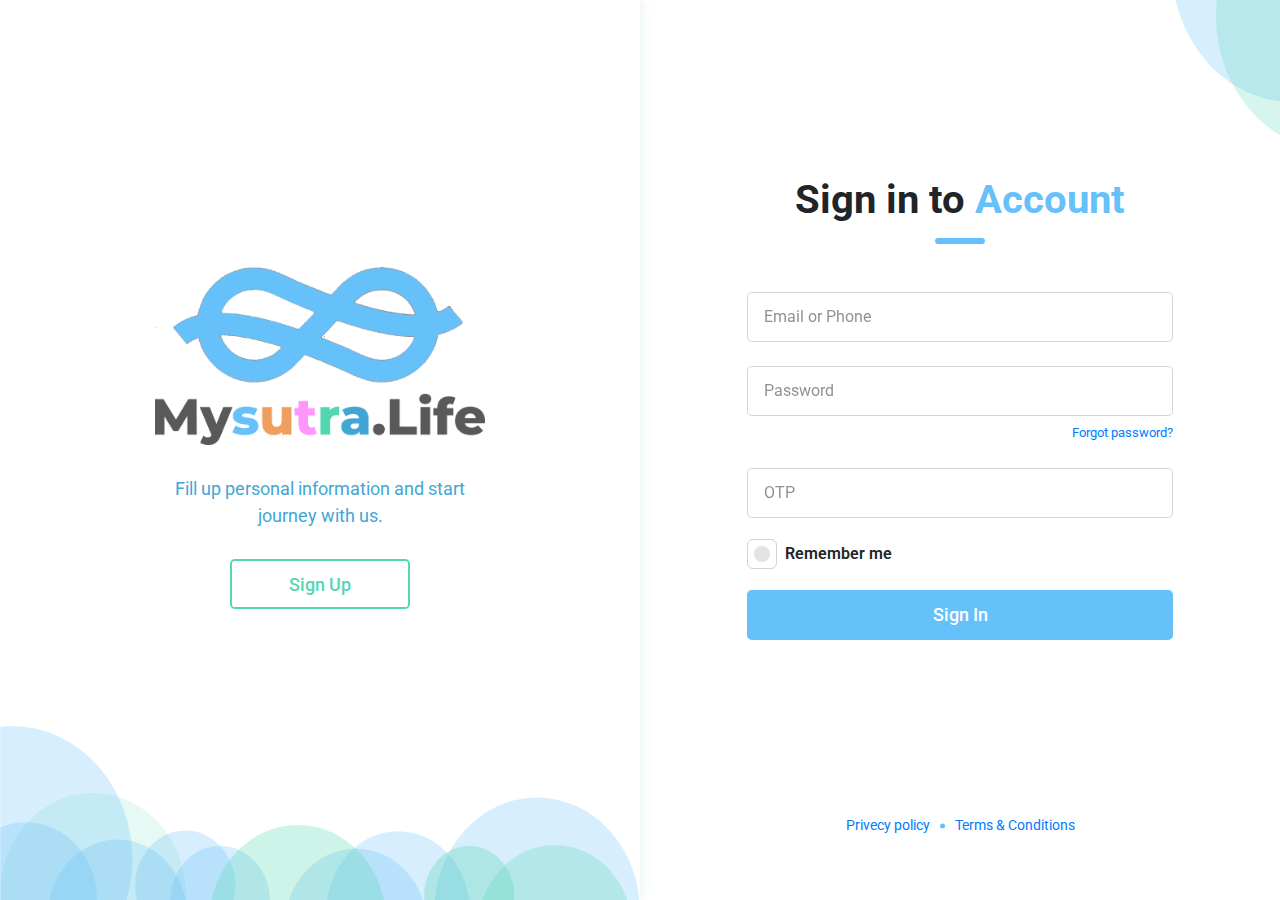
<file: login.html>
<!DOCTYPE html>
<html lang="en">

<head>

  <meta charset="utf-8">
  <meta name="viewport" content="width=device-width, initial-scale=1, shrink-to-fit=no">
  <meta name="description" content="">
  <meta name="author" content="">

  <title>Mysutra.Life || Login</title>

  <!-- Bootstrap core CSS -->
  <link href="https://fonts.googleapis.com/css2?family=Roboto:wght@100;300;400;500;700;900&display=swap" rel="stylesheet">
  <link href="./css/bootstrap.min.css" rel="stylesheet">
  <link href="./css/style.css" rel="stylesheet">
  <link href="./css/responsive.css" rel="stylesheet">

  </head>

<body>

  <div class="container-fluid">
    <div class="row min-vh-100 align-items-stretch">

      <div class="col-lg-6 d-none d-lg-flex align-items-center justify-content-center login-bg-left  position-realtive">

       <div class="login-right text-center mb-4">
          <div class="logo">
            <img src="./images/My-Sutra-life.png" width="330" alt="">
          </div>

          <p>Fill up personal information and start journey with us.</p>

          <button class="btn btn-lg btn-outline-success">Sign Up</button>
       </div>

      </div>

      <div class="col-lg-6 d-flex align-items-center py-lg-5 py-4 login-main">

        <div class="w-75 mx-auto overflow-hidden px-md-5 px-lg-3 align-self-stretch d-flex flex-column">

          <main class="m-auto w-100">
            <div class="logo-mobile d-block d-lg-none mb-4 text-center">
              <img src="./images/My-Sutra-life.png" alt="">
            </div>
            <h2 class="title font-weight-bold text-center position-relative">Sign in to <span class="text-primary">Account</span></h2>
            <p class="mb-5 f-14 d-block d-lg-none text-center">Need a  account? <a href="#">Create an account</a></p>

            <form class="login-form" action="#">

              <div class="form-group position-relative mb-4">
                <input type="text" class="form-control form-control-lg" id="email" required>
                <label for="email" class="form-control-placeholder">Email or Phone</label>
              </div>

              <div class="form-group position-relative mb-4">
                <div class="position-relative">
                  <input type="password" class="form-control form-control-lg" id="password" required>
                  <label for="password" class="form-control-placeholder">Password</label>
                </div>
                <span class="d-block text-lg-right mt-1">
                  <small><a href="#" class="">Forgot password?</a></small>
                </span>
              </div>

              <div class="form-group position-relative mb-4">
                <input type="text" class="form-control form-control-lg" id="otp" required>
                <label for="otp" class="form-control-placeholder">OTP</label>
              </div>

              <div class="form-group mb-4">
                <div class="custom-checkbox">
                  <label class="mb-0 position-relative">
                    <input class="d-none" type="checkbox">
                    <span class="font-semibold">Remember me</span>
                  </label>
                </div>
              </div>

              <button type="submit" name="submit" class="btn btn-lg btn-primary btn-block">Sign In</button>

            </form>
          </main>

          <footer class="mt-5 text-center">
            <ul class="footer-nav list-unstyled d-flex flex-wrap justify-content-center">
              <li>
                <a href="">Privecy policy</a>
              </li>
              <li>
                <a href="">Terms & Conditions</a>
              </li>
            </ul>
          </footer>
        </div>

      </div>

    </div>
  </div>

    <!-- Bootstrap core JavaScript -->
    <script src="./js/jquery.min.js"></script>
    <script src="./js/bootstrap.min.js"></script>

</body>

</html>
</file>
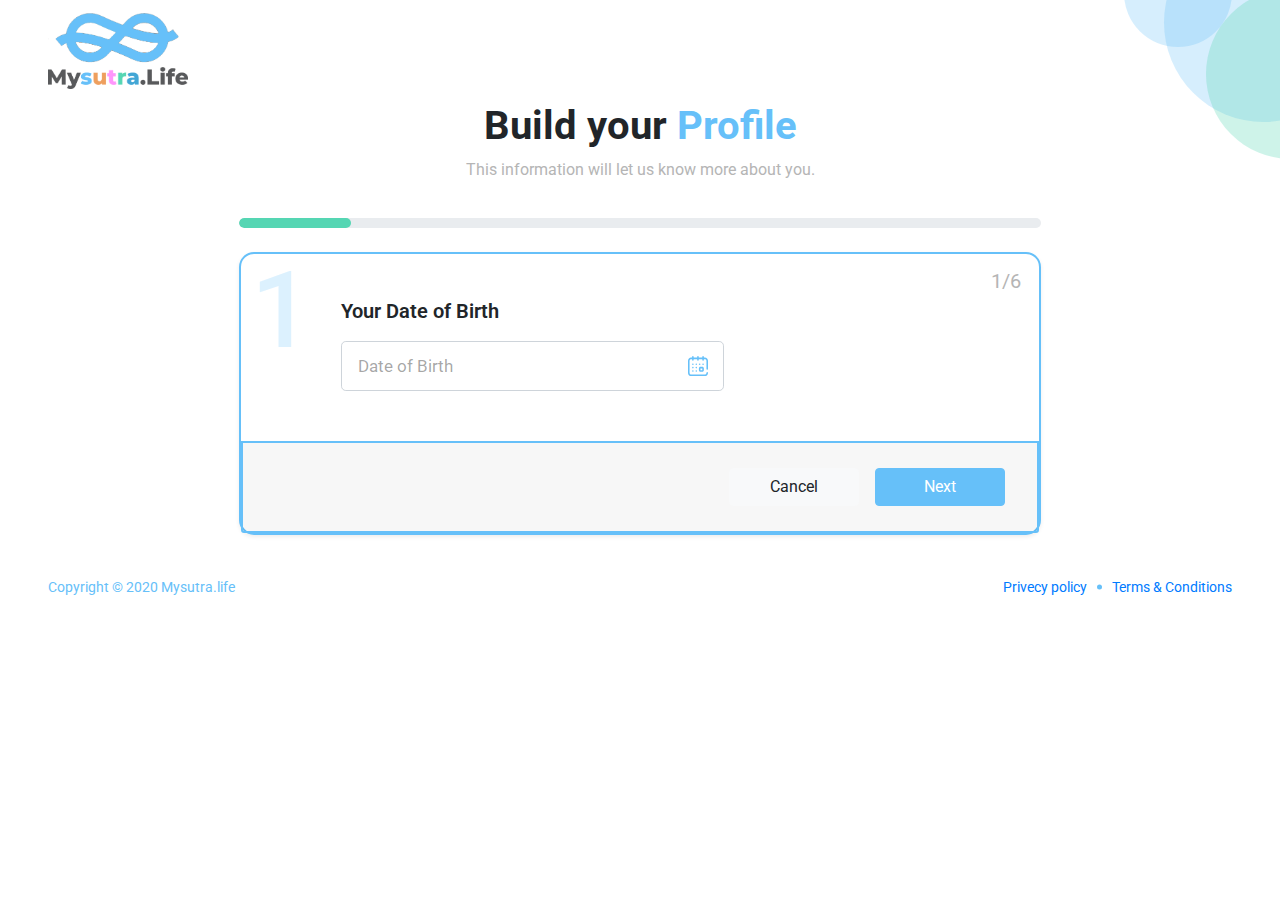
<file: wizard-old.html>
<!DOCTYPE html>
<html lang="en">

<head>

  <meta charset="utf-8">
  <meta name="viewport" content="width=device-width, initial-scale=1, shrink-to-fit=no">
  <meta name="description" content="">
  <meta name="author" content="">

  <title>Mysutra.Life</title>

  <!-- Bootstrap core CSS -->
  <link href="https://fonts.googleapis.com/css2?family=Roboto:wght@100;300;400;500;700;900&display=swap" rel="stylesheet">
  <link href="./css/bootstrap.min.css" rel="stylesheet">
  <link href="./css/style.css" rel="stylesheet">
  <link href="./css/responsive.css" rel="stylesheet">

  </head>

<body>
  <div class="signup-page d-flex flex-column h-100">
    <!-- Navigation -->
  <nav class="navbar px-5 mb-5 mb-md-0">
    <a class="navbar-brand" href="#">
      <img src="./images/My-Sutra-life.png" width="140" alt="">
    </a>
  </nav>

  
  <!-- Page Content -->
  <main class="flex-fill">
    <header class="text-center mb-3 pb-1">
      <h2 class="title font-weight-bold text-center position-relative">Build your  <span class="text-primary">Profile</span></h2>
      <p class="text-muted">This information will let us know more about you.</p>
    </header>
    <div class="wizard-container px-4 mx-auto">
       <!-- progressbar -->
    <div class="progress mb-4">
      <div class="progress-bar  bg-success" role="progressbar" aria-valuemin="0" aria-valuemax="100"></div>
  </div>


    <form id="msform">
      
        <fieldset>
          <div class="card wizard-step mb-4 border border-primary border border-2 shadow-sm rounded-lg">
            <div class="card-body">
              <h1 class="active-step position-absolute">1</h1>
              <span class="steps position-absolute ml-auto text-muted">1/6</span>
              <div class="form-card">
                <h4 class="wizard-question font-semibold">Your Date of Birth</h4>
                <div class="row">
                  <div class="col-md-7">
                    <div class="form-group">
                      <input class="form-control form-control-lg calender" type="text" placeholder="Date of Birth" /> 
                    </div>
                  </div>
                </div>
                
            </div>
            </div>  
             <div class="card-footer border border-primary border-2 d-flex align-items-center">
              <button type="button" class="btn btn-light ml-auto action-button mr-3">
                Cancel
              </button>
              <button type="button" class="btn btn-primary next action-button">
                Next
              </button>
             </div>
          
          </div>
          
        </fieldset>


        <fieldset>
          <div class="card wizard-step mb-4 border-primary border-2 shadow-sm rounded-lg">
            <div class="card-body">
              <h1 class="active-step position-absolute">2</h1>
              <span class="steps position-absolute ml-auto text-muted">2/6</span>
              <div class="form-card">
                <h4 class="wizard-question font-semibold">Your Gender</h4>
                <div class="mt-3">
                  <div class="custom-radio d-inline-block mr-3 mb-3">
                      <label class="position-relative">
                          <input type="radio" class="d-none" name="gander" checked>
                          <span class="">Male</span>
                      </label>
                  </div>
                  <div class="custom-radio d-inline-block mb-3">
                    <label class="position-relative">
                        <input type="radio" class="d-none" name="gander">
                        <span class="">Female</span>
                    </label>
                </div>
                </div>
                
            </div>
            </div>  
             <div class="card-footer border-primary border-2 d-flex align-items-center">
              <button type="button" class="btn btn-light mr-auto previous action-button">
                Previous
              </button>
              <button type="button" class="btn btn-primary next action-button">
                Next
              </button>
             </div>
          
          </div>
          
        </fieldset>

        <fieldset>
          <div class="card wizard-step mb-4 border-primary border-2 shadow-sm rounded-lg">
            <div class="card-body">
              <h1 class="active-step position-absolute">3</h1>
              <span class="steps position-absolute ml-auto text-muted">3/6</span>
              <div class="form-card">
                <h4 class="wizard-question font-semibold">City of residence</h4>
                <div class="row">
                  <div class="col-md-7">
                    <div class="form-group">
                      <select class="form-control form-control-lg" id="">
                        <option>Select city</option>
                      </select>
                    </div>
                  </div>
                </div>
                
            </div>
            </div>  
             <div class="card-footer border-primary border-2 d-flex align-items-center">
              <button type="button" class="btn btn-light mr-auto previous action-button">
                Previous
              </button>
              <button type="button" class="btn btn-primary next action-button">
                Next
              </button>
             </div>
          
          </div>
          
        </fieldset>

        <fieldset>
          <div class="card wizard-step mb-4 border-primary border-2 shadow-sm rounded-lg">
            <div class="card-body">
              <h1 class="active-step position-absolute">4</h1>
              <span class="steps position-absolute ml-auto text-muted">4/6</span>
              <div class="form-card">
                <h4 class="wizard-question font-semibold">City where you grew up.</h4>
                <div class="row">
                  <div class="col-md-7">
                    <div class="form-group">
                      <select class="form-control form-control-lg" id="">
                        <option>Select city</option>
                      </select>
                    </div>
                  </div>
                </div>
                
            </div>
            </div>  
             <div class="card-footer border-primary border-2 d-flex align-items-center">
              <button type="button" class="btn btn-light mr-auto previous action-button">
                Previous
              </button>
              <button type="button" class="btn btn-primary next action-button">
                Next
              </button>
             </div>
          
          </div>
          
        </fieldset>

        <fieldset>
          <div class="card wizard-step mb-4 border-primary border-2 shadow-sm rounded-lg">
            <div class="card-body">
              <h1 class="active-step position-absolute">5</h1>
              <span class="steps position-absolute ml-auto text-muted">5/6</span>
              <div class="form-card">
                <h4 class="wizard-question font-semibold">Number of Brothers and Sisters (Including you)</h4>
                <div class="row">
                  <div class="col-md-4">
                    <div class="form-group d-flex align-items-center">
                      <img class="mr-2" src="./images/brother.svg" width="30" alt="">
                      <input class="form-control form-control-lg" type="number" placeholder="Brothers" /> 
                    </div>
                  </div>
                  <div class="col-md-4">
                    <div class="form-group d-flex align-items-center">
                      <img class="mr-2" src="./images/sister.svg" width="30" alt="">
                      <input class="form-control form-control-lg" type="number" placeholder="Sisters" /> 
                    </div>
                  </div>
                </div>
                
            </div>
            </div>  
             <div class="card-footer border-primary border-2 d-flex align-items-center">
              <button type="button" class="btn btn-light mr-auto previous action-button">
                Previous
              </button>
              <button type="button" class="btn btn-primary next action-button">
                Next
              </button>
             </div>
          
          </div>
          
        </fieldset>

        <fieldset>
          <div class="card wizard-step mb-4 border-primary border-2 shadow-sm rounded-lg">
            <div class="card-body">
              <h1 class="active-step position-absolute">6</h1>
              <span class="steps position-absolute ml-auto text-muted">6/6</span>
              <div class="form-card">
                <h4 class="wizard-question font-semibold">What is main reason you want to join  mySutra</h4>
                <div class="mt-3">
                  <div class="row">
                    <div class="col-md-6">
                      <div class="custom-radio  mb-3">
                        <label class="position-relative">
                            <input type="radio" class="d-none" name="reason" checked>
                            <span class="">Find family lineage</span>
                        </label>
                    </div>
                    </div>
                    <div class="col-md-6">
                      <div class="custom-radio mb-3">
                        <label class="position-relative">
                            <input type="radio" class="d-none" name="reason">
                            <span class="">Connect with family</span>
                        </label>
                    </div>
                    </div>
                  </div>
                  
                  <div class="row">
                    <div class="col-md-6">
                      <div class="custom-radio mb-3">
                        <label class="position-relative">
                            <input type="radio" class="d-none" name="reason">
                            <span class="">Connect with Friends</span>
                        </label>
                    </div>
                    </div>
                    <div class="col-md-6">
                      <div class="custom-radio mb-3">
                        <label class="position-relative">
                            <input type="radio" class="d-none" name="reason">
                            <span class="">Connect with childhood Friends</span>
                        </label>
                    </div>
                    </div>
                  </div>

                
                  <div class="row">
                    <div class="col-md-6">
                      <div class="custom-radio mb-3">
                        <label class="position-relative">
                            <input type="radio" class="d-none" name="reason">
                            <span class="">Create a family social network</span>
                        </label>
                    </div>
                    </div>
                  </div>

                </div>
                
            </div>
            </div>  
             <div class="card-footer border-primary border-2 d-flex align-items-center">
              <button type="button" class="btn btn-light mr-auto previous action-button">
                Previous
              </button>
              <button type="button" class="btn btn-primary next action-button">
                Finish
              </button>
             </div>
          
          </div>
          
        </fieldset>
  
        <fieldset>
          <div class="card wizard-step mb-4 border-primary border-2 shadow-sm rounded-lg">
            <div class="card-body px-4">
            <div class="form-card">
                <div class="success-img text-center mb-4">
                  <img src="./images/success.svg" width="100" alt="">
                </div>
                <h2 class="purple-text text-center">
                  <strong class="text-primary">SUCCESS !</strong>
                </h2>
             
                <div class="row justify-content-center mb-4">
                    <div class="col-7 text-center">
                        <h5 class="purple-text text-center">You Have Successfully Signed Up</h5>
                    </div>
                </div>
                <div class="text-center">
                  <button type="button" class="btn btn-primary  ">
                    Start mysutra Now
                  </button>
                </div>
            </div>
            </div>
          </div>
            
        </fieldset>
    </form>
    </div>
</main>

<footer class="px-5 py-3">
  <div class="row align-items-center text-center text-sm-left">
    <div class="col-sm-6 col-md-4 mb-2 mb-sm-0">
      <span class="copyright-text text-primary">Copyright © 2020 Mysutra.life</span>
    </div>
    <div class="col-sm-6 col-md-8 text-sm-right">
      <ul class="footer-nav list-unstyled d-inline-flex flex-wrap justify-content-center mb-0">
        <li>
          <a href="">Privecy policy</a>
        </li>
        <li>
          <a href="">Terms & Conditions</a>
        </li>
      </ul>
    </div>
  </div>
</footer>

  </div>
  



  


  <!-- Bootstrap core JavaScript -->
  <script src="./js/jquery.min.js"></script>
  <script src="./js/bootstrap.min.js"></script>
    <script src="js/wizard.js"></script>
</body>

</html>
</file>
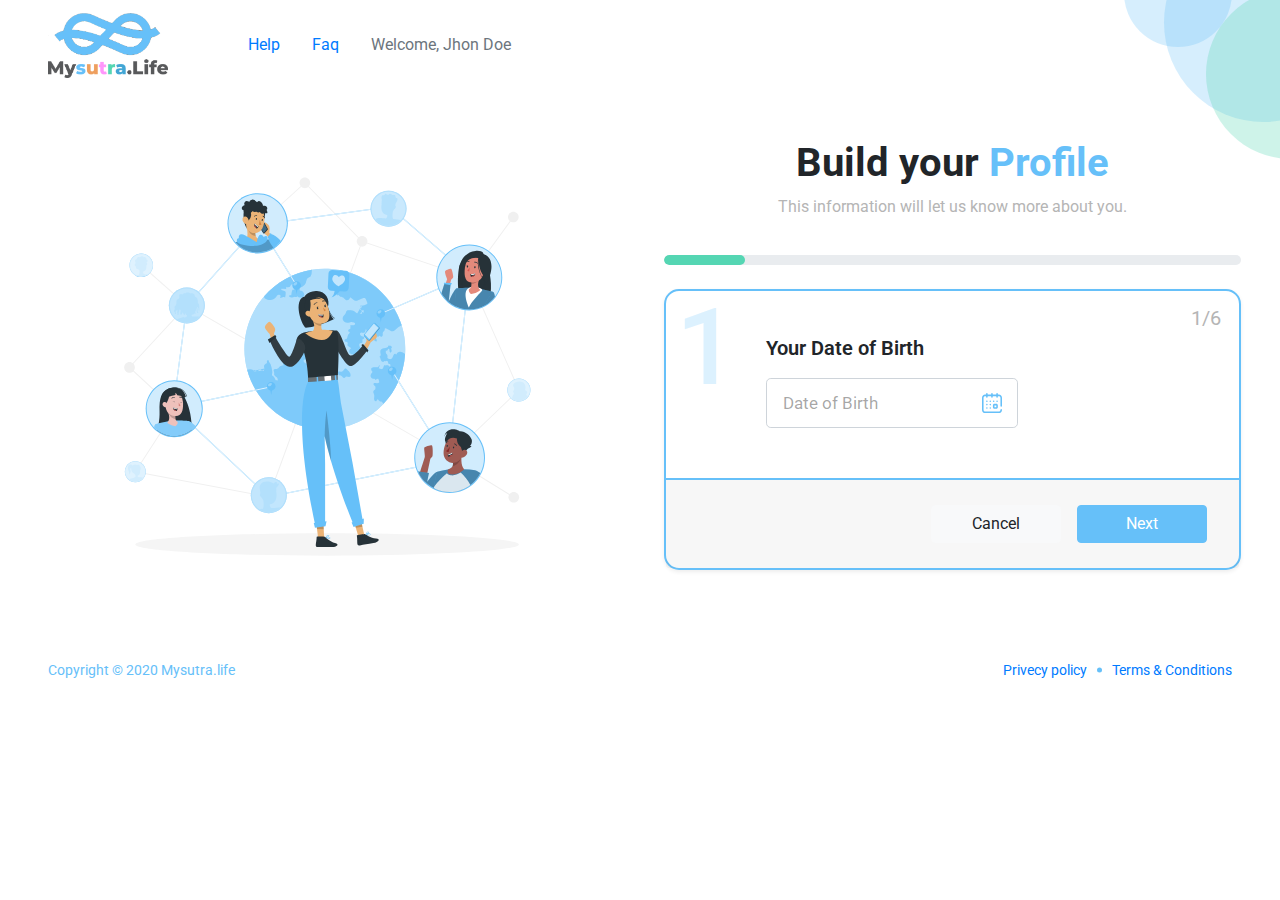
<file: wizard.html>
<!DOCTYPE html>
<html lang="en">

<head>

  <meta charset="utf-8">
  <meta name="viewport" content="width=device-width, initial-scale=1, shrink-to-fit=no">
  <meta name="description" content="">
  <meta name="author" content="">

  <title>Mysutra.Life</title>

  <!-- Bootstrap core CSS -->
  <link href="https://fonts.googleapis.com/css2?family=Roboto:wght@100;300;400;500;700;900&display=swap" rel="stylesheet">
  <link href="./css/bootstrap.min.css" rel="stylesheet">
  <link href="./css/style.css" rel="stylesheet">
  <link href="./css/responsive.css" rel="stylesheet">

  </head>

<body>
  <div class="signup-page d-flex flex-column h-100">
    <!-- Navigation -->
  <nav class="navbar px-5 mb-5 mb-lg-0 mb-xl-5">
    <a class="navbar-brand" href="#">
      <img src="./images/My-Sutra-life.png" width="120" alt="">
    </a>
    <ul class="nav d-none d-lg-flex ml-5  mr-auto">
      <li class="nav-item active">
        <a class="nav-link" href="#">Help <span class="sr-only">(current)</span></a>
      </li>
      <li class="nav-item">
        <a class="nav-link" href="#">Faq</a>
      </li>
      <li class="nav-item">
        <a class="nav-link disabled" href="#" tabindex="-1" aria-disabled="true">Welcome, Jhon Doe</a>
      </li>
    </ul>
  </nav>

  
  <!-- Page Content -->
  <main class="flex-fill">
    <div class="container-fluid">
      <div class="row no-gutters align-items-center mb-5">
        <div class="col-lg-6 text-center">
          <img src="./images/network.svg" class="network-img" alt="">
        </div>
        <div class="col-lg-6">
          <header class="text-center mb-3 pb-1">
            <h2 class="title font-weight-bold text-center position-relative">Build your  <span class="text-primary">Profile</span></h2>
            <p class="text-muted">This information will let us know more about you.</p>
          </header>
          <div class="wizard-container px-4 mx-auto">
             <!-- progressbar -->
          <div class="progress mb-4">
            <div class="progress-bar  bg-success" role="progressbar" aria-valuemin="0" aria-valuemax="100"></div>
        </div>
      
      
          <form id="msform">
            
              <fieldset>
                <div class="card wizard-step border mb-4 border-primary border-2 shadow-sm rounded-lg">
                  <div class="card-body">
                    <h1 class="active-step position-absolute">1</h1>
                    <span class="steps position-absolute ml-auto text-muted">1/6</span>
                    <div class="form-card">
                      <h4 class="wizard-question font-semibold">Your Date of Birth</h4>
                      <div class="row">
                        <div class="col-md-7">
                          <div class="form-group">
                            <input class="form-control form-control-lg calender" type="text" placeholder="Date of Birth" /> 
                          </div>
                        </div>
                      </div>
                      
                  </div>
                  </div>  
                   <div class="card-footer border-primary border-2 d-flex align-items-center">
                    <button type="button" class="btn btn-light ml-auto action-button mr-3">
                      Cancel
                    </button>
                    <button type="button" class="btn btn-primary next action-button">
                      Next
                    </button>
                   </div>
                
                </div>
                
              </fieldset>
      
      
              <fieldset>
                <div class="card wizard-step mb-4 border border-primary border-2 shadow-sm rounded-lg">
                  <div class="card-body">
                    <h1 class="active-step position-absolute">2</h1>
                    <span class="steps position-absolute ml-auto text-muted">2/6</span>
                    <div class="form-card">
                      <h4 class="wizard-question font-semibold">Your Gender</h4>
                      <div class="mt-3">
                        <div class="custom-radio d-inline-block mr-3 mb-3">
                            <label class="position-relative">
                                <input type="radio" class="d-none" name="gander" checked>
                                <span class="">Male</span>
                            </label>
                        </div>
                        <div class="custom-radio d-inline-block mb-3">
                          <label class="position-relative">
                              <input type="radio" class="d-none" name="gander">
                              <span class="">Female</span>
                          </label>
                      </div>
                      </div>
                      
                  </div>
                  </div>  
                   <div class="card-footer border-primary border border-2 d-flex align-items-center">
                    <button type="button" class="btn btn-light mr-auto previous action-button">
                      Previous
                    </button>
                    <button type="button" class="btn btn-primary next action-button">
                      Next
                    </button>
                   </div>
                
                </div>
                
              </fieldset>
      
              <fieldset>
                <div class="card wizard-step mb-4 border border-primary border-2 shadow-sm rounded-lg">
                  <div class="card-body">
                    <h1 class="active-step position-absolute">3</h1>
                    <span class="steps position-absolute ml-auto text-muted">3/6</span>
                    <div class="form-card">
                      <h4 class="wizard-question font-semibold">City of residence</h4>
                      <div class="row">
                        <div class="col-md-7">
                          <div class="form-group">
                            <select class="form-control form-control-lg" id="">
                              <option>Select city</option>
                            </select>
                          </div>
                        </div>
                      </div>
                      
                  </div>
                  </div>  
                   <div class="card-footer border-primary border border-2 d-flex align-items-center">
                    <button type="button" class="btn btn-light mr-auto previous action-button">
                      Previous
                    </button>
                    <button type="button" class="btn btn-primary next action-button">
                      Next
                    </button>
                   </div>
                
                </div>
                
              </fieldset>
      
              <fieldset>
                <div class="card wizard-step mb-4 border border-primary border-2 shadow-sm rounded-lg">
                  <div class="card-body">
                    <h1 class="active-step position-absolute">4</h1>
                    <span class="steps position-absolute ml-auto text-muted">4/6</span>
                    <div class="form-card">
                      <h4 class="wizard-question font-semibold">City where you grew up.</h4>
                      <div class="row">
                        <div class="col-md-7">
                          <div class="form-group">
                            <select class="form-control form-control-lg" id="">
                              <option>Select city</option>
                            </select>
                          </div>
                        </div>
                      </div>
                      
                  </div>
                  </div>  
                   <div class="card-footer border-primary border-2 d-flex align-items-center">
                    <button type="button" class="btn btn-light mr-auto previous action-button">
                      Previous
                    </button>
                    <button type="button" class="btn btn-primary next action-button">
                      Next
                    </button>
                   </div>
                
                </div>
                
              </fieldset>
      
              <fieldset>
                <div class="card wizard-step mb-4 border border-primary border-2 shadow-sm rounded-lg">
                  <div class="card-body">
                    <h1 class="active-step position-absolute">5</h1>
                    <span class="steps position-absolute ml-auto text-muted">5/6</span>
                    <div class="form-card">
                      <h4 class="wizard-question font-semibold">Number of Brothers and Sisters (Including you)</h4>
                      <div class="row">
                        <div class="col-md-4">
                          <div class="form-group d-flex align-items-center">
                            <img class="mr-2" src="./images/brother.svg" width="30" alt="">
                            <input class="form-control form-control-lg" type="number" placeholder="Brothers" /> 
                          </div>
                        </div>
                        <div class="col-md-4">
                          <div class="form-group d-flex align-items-center">
                            <img class="mr-2" src="./images/sister.svg" width="30" alt="">
                            <input class="form-control form-control-lg" type="number" placeholder="Sisters" /> 
                          </div>
                        </div>
                      </div>
                      
                  </div>
                  </div>  
                   <div class="card-footer border-primary border-2 d-flex align-items-center">
                    <button type="button" class="btn btn-light mr-auto previous action-button">
                      Previous
                    </button>
                    <button type="button" class="btn btn-primary next action-button">
                      Next
                    </button>
                   </div>
                
                </div>
                
              </fieldset>
      
              <fieldset>
                <div class="card wizard-step mb-4 border border-primary border-2 shadow-sm rounded-lg">
                  <div class="card-body">
                    <h1 class="active-step position-absolute">6</h1>
                    <span class="steps position-absolute ml-auto text-muted">6/6</span>
                    <div class="form-card">
                      <h4 class="wizard-question font-semibold">What is main reason you want to join  mySutra</h4>
                      <div class="mt-3">
                        <div class="row">
                          <div class="col-md-6">
                            <div class="custom-radio  mb-3">
                              <label class="position-relative">
                                  <input type="radio" class="d-none" name="reason" checked>
                                  <span class="">Find family lineage</span>
                              </label>
                          </div>
                          </div>
                          <div class="col-md-6">
                            <div class="custom-radio mb-3">
                              <label class="position-relative">
                                  <input type="radio" class="d-none" name="reason">
                                  <span class="">Connect with family</span>
                              </label>
                          </div>
                          </div>
                        </div>
                        
                        <div class="row">
                          <div class="col-md-6">
                            <div class="custom-radio mb-3">
                              <label class="position-relative">
                                  <input type="radio" class="d-none" name="reason">
                                  <span class="">Connect with Friends</span>
                              </label>
                          </div>
                          </div>
                          <div class="col-md-6">
                            <div class="custom-radio mb-3">
                              <label class="position-relative">
                                  <input type="radio" class="d-none" name="reason">
                                  <span class="">Connect with childhood Friends</span>
                              </label>
                          </div>
                          </div>
                        </div>
      
                      
                        <div class="row">
                          <div class="col-md-6">
                            <div class="custom-radio mb-3">
                              <label class="position-relative">
                                  <input type="radio" class="d-none" name="reason">
                                  <span class="">Create a family social network</span>
                              </label>
                          </div>
                          </div>
                        </div>
      
                      </div>
                      
                  </div>
                  </div>  
                   <div class="card-footer border-primary border-2 d-flex align-items-center">
                    <button type="button" class="btn btn-light mr-auto previous action-button">
                      Previous
                    </button>
                    <button type="button" class="btn btn-primary next action-button">
                      Finish
                    </button>
                   </div>
                
                </div>
                
              </fieldset>
        
              <fieldset>
                <div class="card wizard-step mb-4 border border-primary border-2 shadow-sm rounded-lg">
                  <div class="card-body px-4">
                  <div class="form-card">
                      <div class="success-img text-center mb-4">
                        <img src="./images/success.svg" width="100" alt="">
                      </div>
                      <h2 class="purple-text text-center">
                        <strong class="text-primary">SUCCESS !</strong>
                      </h2>
                   
                      <div class="row justify-content-center mb-4">
                          <div class="col-7 text-center">
                              <h5 class="purple-text text-center">You Have Successfully Signed Up</h5>
                          </div>
                      </div>
                      <div class="text-center">
                        <button type="button" class="btn btn-primary  ">
                          Start mysutra Now
                        </button>
                      </div>
                  </div>
                  </div>
                </div>
                  
              </fieldset>
          </form>
          </div>
        </div>
    </div>
    </div>
    


</main>

<footer class="px-5 py-3">
  <div class="row align-items-center text-center text-sm-left">
    <div class="col-sm-6 col-md-4 mb-2 mb-sm-0">
      <span class="copyright-text text-primary">Copyright © 2020 Mysutra.life</span>
    </div>
    <div class="col-sm-6 col-md-8 text-sm-right">
      <ul class="footer-nav list-unstyled d-inline-flex flex-wrap justify-content-center mb-0">
        <li>
          <a href="">Privecy policy</a>
        </li>
        <li>
          <a href="">Terms & Conditions</a>
        </li>
      </ul>
    </div>
  </div>
</footer>

  </div>
  



  


  <!-- Bootstrap core JavaScript -->
  <script src="./js/jquery.min.js"></script>
  <script src="./js/bootstrap.min.js"></script>
    <script src="js/wizard.js"></script>
</body>

</html>
</file>
<file: css/style.css>
/*
Template: SocialV - Responsive Bootstrap 4 Admin Dashboard Template
Author: iqonicthemes.in
Design and Developed by: iqonicthemes.in
NOTE: This file contains the styling for responsive Template.
*/

/*================================================
[  Table of contents  ]
================================================

:: General
:: Badge
:: Media Support
:: Best Sellers
:: Profile Avatar
:: Countdown
:: Progressbar
:: Dropdown Menu
:: Badge Img Tag
:: List Style 1
:: Icon Box
:: Tasks Card
:: Sign In
:: Dash Hover
:: Waves Effect
:: Sidebar
:: Sidebar Menu
:: Top Menu
:: Content Page
:: Error Page
:: OWL Carousel
:: Timeline
:: Team
:: User Add Block
:: Email list
:: Booking list
:: Chart
:: Material Card Style
:: Circle Progressbar
:: Tikit Booking List
:: Right Sidebar Menu
:: FAQ
:: Table
:: Animation Card
:: Footer
:: Map Profile
:: Mail Inbox
:: Slick Arrow
:: Calender
:: From Wizard
:: Chat
:: Profile
:: Todo
:: Privacy Policy
:: User List
:: Add User

======================================
[ End table content ]
======================================*/

/*--------------------------------------------------------------------
                            General
---------------------------------------------------------------------*/
*::-moz-selection { background: var(--iq-primary); color: var(--iq-white); text-shadow: none; }
::-moz-selection { background: var(--iq-primary); color: var(--iq-white); text-shadow: none; }
::selection { background: var(--iq-primary); color: var(--iq-white); text-shadow: none; }
body{
  font-family: 'Roboto', sans-serif;
}
/* Definition Lists */
dl dd { margin-bottom: 15px; }
dl dd:last-child { margin-bottom: 0px; }

/* Table */
th { }
a:hover { text-decoration: none; }
.dropdown-item { font-size: 14px; }
.dropdown-menu { border-radius: 10px; }

/* scroller */
.scroller { overflow-y: auto; scrollbar-color: var(--iq-primary) var(--iq-light-primary); scrollbar-width: thin; }
.scroller::-webkit-scrollbar-thumb { background-color: var(--iq-primary); }
.scroller::-webkit-scrollbar-track { background-color: var(--iq-light-primary); }
#sidebar-scrollbar { overflow-y: auto; scrollbar-color: var(--iq-primary) var(--iq-light-primary); scrollbar-width: thin; }
#sidebar-scrollbar::-webkit-scrollbar-thumb { background-color: var(--iq-primary); }
#sidebar-scrollbar::-webkit-scrollbar-track { background-color: var(--iq-light-primary); }

/* Form */
#sidebar-scrollbar { height: 100%; }

/*---------------------------------------------------------------------
                                  Badge
-----------------------------------------------------------------------*/
.badge { padding: .3em .6em; line-height: 1.3; text-transform: capitalize; }
.breadcrumb.bg-primary .breadcrumb-item+.breadcrumb-item::before { color: var(--iq-white); }

/*---------------------------------------------------------------------
                               Media Support
-----------------------------------------------------------------------*/
.media-support { display: inline-block; width: 100%; }
.media-support-user-img img { height: 60px; }
.media-support-header { display: flex; align-items: flex-start; }
.media-support-info { flex: 1; }
.projects-media img { height: 60px; }
.iq-media-group .iq-media { margin-left: -20px; position: relative; z-index: 0; transition: all 0.3s ease-in-out; transition: all 0.3s ease-in-out; -moz-transition: all 0.3s ease-in-out; -ms-transition: all 0.3s ease-in-out; -o-transition: all 0.3s ease-in-out; -webkit-transition: all 0.3s ease-in-out; }
.iq-media-group .iq-media:hover { z-index: 9; }
.iq-media-group .iq-media img, .iq-media-group .iq-media.border { border: 2px solid var(--iq-border-light); }
.iq-media-group .iq-media:first-child { margin-left: 0; }
.iq-media { display: -webkit-inline-box; display: -ms-inline-flexbox; display: inline-flex; background-repeat: no-repeat; background-position: center center; background-size: cover; }
.iq-media:hover { text-decoration: none; }
.media-pl { text-align: center; }

/*---------------------------------------------------------------------
                                  Best Sellers
-----------------------------------------------------------------------*/
.media-sellers { display: flex; align-items: flex-start; }
.media-sellers-media-info { flex: 1; }
.media-sellers-img img { height: 80px; }
.iq-card .list-star li { margin-right: 0; }

/*---------------------------------------------------------------------
                                  Profile-Avatar
-----------------------------------------------------------------------*/
.iq-profile-avatar { position: relative; }
.iq-profile-avatar:before { content: ''; position: absolute; border-radius: 100%; z-index: 1; border: 2px solid var(--iq-white); background-color: var(--iq-body-text); height: 16px; width: 16px; right: 0; bottom: -3px; }
.iq-profile-avatar.status-online:before { background-color: var(--iq-success); }
.iq-profile-avatar.status-away:before { background-color: var(--iq-warning); }
.avatar-upload { position: relative; max-width: 205px; margin: 15px 0 0; }
.avatar-upload .avatar-edit { position: absolute; right: 12px; z-index: 1; top: 10px; }
.avatar-upload .avatar-edit input { display: none; }
.avatar-upload .avatar-edit input + label { display: inline-block; width: 34px; height: 34px; margin-bottom: 0; border-radius: 100%; background: var(--iq-white); border: 1px solid var(--iq-body-text); box-shadow: 0px 0px 20px 0px rgba(44, 101, 144, 0.1); cursor: pointer; font-weight: normal; transition: all 0.2s ease-in-out; }
.avatar-upload .avatar-edit input + label:hover { background: var(--iq-border-light); border-color: var(--iq-secondary); }
.avatar-upload .avatar-edit input + label:after { content: "\f040"; font-family: "FontAwesome"; color: var(--iq-body-text); position: absolute; top: 6px; left: 0; right: 0; text-align: center; margin: auto; }
.avatar-upload .avatar-preview { width: 192px; height: 192px; position: relative; border-radius: 100%; border: 6px solid var(--iq-border-light); box-shadow: 0px 0px 20px 0px rgba(44, 101, 144, 0.1); }
.avatar-upload .avatar-preview > div { width: 100%; height: 100%; border-radius: 100%; background-size: cover; background-repeat: no-repeat; background-position: center; }

/*---------------------------------------------------------------------
                                  Countdown
-----------------------------------------------------------------------*/
.iq-comingsoon { margin-top: 80px; }
.countdown { margin: 60px 0 0; padding: 0; }
.countdown li { margin: 0 30px 0 0; padding: 45px 0; list-style: none; width: 22.8%; display: inline-block; text-align: center; line-height: normal; background: var(--iq-white); float: left; color: var(--iq-body-text); border-radius: 15px; }
.countdown li span { font-size: 60px; display: inline-block; width: 100%; color: var(--iq-primary); }
.countdown li:last-child { margin-right: 0; }
.iq-comingsoon-form { position: relative; }
.iq-comingsoon-form button { position: absolute; right: 0; top: 0; padding: 9px 30px; }

/*---------------------------------------------------------------------
                                  Progressbar
-----------------------------------------------------------------------*/
.iq-progress-bar { background: var(--iq-light); box-shadow: 0 0 0; height: 6px; margin: 0; position: relative; width: 100%; border-radius: 4px; }
.iq-progress-bar > span { background: var(--iq-primary) none repeat scroll 0 0; display: block; height: 100%; width: 0; border-radius: 4px; }

/*---------------------------------------------------------------------
                             Dropdown Menu
-----------------------------------------------------------------------*/
.iq-card-header .dropdown-bg { background: var(--iq-light-primary); padding: 8px 15px; color: var(--iq-primary); border-radius: 15px; }
.iq-card-header .dropdown-menu { margin: 0; padding: 0; font-size: 13px; top: 20px !important; border-radius: 10px; border-color: var(--iq-border-light); -webkit-box-shadow: 0px 0px 20px 0px rgba(44, 101, 144, 0.1); -moz-box-shadow: 0px 0px 20px 0px rgba(44, 101, 144, 0.1); box-shadow: 0px 0px 20px 0px rgba(44, 101, 144, 0.1); }
.iq-card-header .dropdown-menu .dropdown-item { padding: 8px 15px; color: var(--iq-body-text); }
.iq-card-header .dropdown-menu .dropdown-item i { font-size: 14px; vertical-align: middle; }
.dropdown-menu .dropdown-item:focus, .dropdown-menu .dropdown-item:hover { background: transparent; color: var(--iq-primary); }

/*--------------*/
.iq-card-header select.form-control { background: var(--iq-border-light); border: none; font-size: 14px; margin-right: 15px; }
.iq-card-header select.form-control.width-100 { width: 180px; }

/*---------------------------------------------------------------------
                             Badge Img Tag
-----------------------------------------------------------------------*/
.badge-img-tag { position: absolute; top: 15px; left: 15px; }

/*---------------------------------------------------------------------
                             list Style 1
-----------------------------------------------------------------------*/
.iq-list-style-1 { margin: 0; padding: 0; }
.iq-list-style-1 li { display: inline-block; float: left; list-style-type: none; margin-right: 15px; }
.iq-list-style-1 li:last-child { margin-right: 0; }
.iq-list-style-1 li a { color: var(--iq-body-text); }
.iq-list-style-1 li a i { color: var(--iq-body-text); margin-right: 5px; }
.iq-list-style-1 li a:hover, .iq-list-style-1 li a:focus { text-decoration: none; color: var(--iq-primary); }
.iq-list-style-1.text-white li a, .iq-list-style-1.text-white li a i { color: var(--iq-white); }
.list-inline.text-white li a { color: var(--iq-white); }
.list-inline.text-white li a:hover { opacity: 0.6; text-decoration: none; }

/*---------------------------------------------------------------------
                             Icon Box
-----------------------------------------------------------------------*/
.iq-icon-box { height: 60px; width: 60px; line-height: 60px; text-align: center; margin-right: 10px; font-size: 22px; text-decoration: none; }
.iq-icon-box:hover { text-decoration: none; }

/*---------------------------------------------------------------------
                             Tasks Card
-----------------------------------------------------------------------*/
.tasks-card { padding: 0 0 15px 0; border-bottom: 1px solid var(--iq-border-light); margin: 0 0 15px 0; }
.tasks-card .close { font-size: 16px; }
.tasks-card:last-child { border: none; margin: 0; padding: 0; }

/*---------------------------------------------------------------------
                               Sign In
-----------------------------------------------------------------------*/
.sign-in-detail { color: var(--iq-white); }
.sign-in-page { height: 100vh; background: var(--iq-primary) }
.sign-in-detail { padding: 100px; height: 100vh; }
.sign-in-logo { display: inline-block; width: 100%; }
.sign-in-logo img { height: 50px; }
.sign-in-from { padding: 0 60px; }
.sign-info { border-top: 1px solid var(--iq-border-light); margin-top: 30px; padding-top: 20px; }
.iq-social-media { margin: 0; padding: 0; float: right; }
.iq-social-media li { list-style: none; float: left; margin-right: 10px; }
.iq-social-media li:last-child { margin-right: 0; }
.iq-social-media li a { height: 30px; width: 30px; text-align: center; font-size: 18px; line-height: 30px; display: inline-block; -webkit-border-radius: 7px; -moz-border-radius: 7px; border-radius: 7px; background: var(--iq-light-primary); color: var(--iq-primary) !important; }
.iq-social-media li a:hover { text-decoration: none; }
.sign-in-page .container { position: absolute; top: 0; left: 0; right: 0; bottom: 0; }
.sign-in-page { background: #00adef; background: -moz-linear-gradient(-45deg, #00adef 0%, #0076e5 100%); background: -webkit-linear-gradient(-45deg, #00adef 0%, #0076e5 100%); background: linear-gradient(135deg, #00adef 0%, #0076e5 100%); filter: progid:DXImageTransform.Microsoft.gradient(startColorstr='#00adef', endColorstr='#0076e5', GradientType=1); position: relative; overflow: hidden; height: 100vh; width: 100%; margin: 0px auto; padding: 0px auto; }
#container-inside { position: relative; min-width: 960px; max-width: 1280px; height: auto; min-height: 100%; margin: 0px auto; padding: 0px auto; overflow: visible; }
#circle-small { -webkit-animation: circle-small-scale 3s ease-in-out infinite alternate; animation: circle-small-scale 3s ease-in-out infinite alternate; animation-timing-function: cubic-bezier(.6, 0, .4, 1); animation-delay: 0s; position: absolute; top: 200px; left: -150px; background: #fff; width: 300px; height: 300px; border-radius: 50%; opacity: 0.4; }
#circle-medium { -webkit-animation: circle-small-scale 3s ease-in-out infinite alternate; animation: circle-small-scale 3s ease-in-out infinite alternate; animation-timing-function: cubic-bezier(.6, 0, .4, 1); animation-delay: 0.3s; position: absolute; top: 50px; left: -300px; background: #fff; width: 600px; height: 600px; border-radius: 50%; opacity: 0.3; }
#circle-large { -webkit-animation: circle-small-scale 3s ease-in-out infinite alternate; animation: circle-small-scale 3s ease-in-out infinite alternate; animation-timing-function: cubic-bezier(.6, 0, .4, 1); animation-delay: 0.6s; position: absolute; top: -100px; left: -450px; background: #fff; width: 900px; height: 900px; border-radius: 50%; opacity: 0.2; }
#circle-xlarge { -webkit-animation: circle-small-scale 3s ease-in-out infinite alternate; animation: circle-small-scale 3s ease-in-out infinite alternate; animation-timing-function: cubic-bezier(.6, 0, .4, 1); animation-delay: 0.9s; position: absolute; top: -250px; left: -600px; background: #fff; width: 1200px; height: 1200px; border-radius: 50%; opacity: 0.1; }
#circle-xxlarge { -webkit-animation: circle-small-scale 3s ease-in-out infinite alternate; animation: circle-small-scale 3s ease-in-out infinite alternate; animation-timing-function: cubic-bezier(.6, 0, .4, 1); animation-delay: 1.2s; position: absolute; top: -400px; left: -750px; background: #fff; width: 1500px; height: 1500px; border-radius: 50%; opacity: 0.05; }
@-webkit-keyframes circle-small-scale {
  0% { -webkit-transform: scale(1.0); }
  100% { -webkit-transform: scale(1.1); }
}
@keyframes circle-small-scale {
  0% { transform: scale(1.0); }
  100% { transform: scale(1.1); }
}

/*---------------------------------------------------------------------
                               Dash Hover
-----------------------------------------------------------------------*/
.dash-hover-blank { background-color: var(--iq-border-light); border: dashed 2px var(--iq-dark); height: 90%; justify-content: center; }
.dash-hover-blank:hover { cursor: pointer; background-color: var(--iq-border-light); }

/*---------------------------------------------------------------------
                               Waves Effect
-----------------------------------------------------------------------*/
.iq-waves-effect { position: relative; overflow: hidden; }

/*  Ripple */
.ripple { width: 0; height: 0; border-radius: 50%; background: var(--iq-light-primary); transform: scale(0); position: absolute; opacity: 1; }
.rippleEffect { animation: rippleDrop .6s linear; }
@keyframes rippleDrop {
  100% { transform: scale(2); opacity: 0; }
}

/*---------------------------------------------------------------------
                                Sidebar
-----------------------------------------------------------------------*/
.iq-sidebar { position: fixed; z-index: 999; top: 75px; width: 250px; height: 100%; background: var(--iq-white); transition: all 0.3s ease-in-out; transition: all 0.3s ease-in-out; -moz-transition: all 0.3s ease-in-out; -ms-transition: all 0.3s ease-in-out; -o-transition: all 0.3s ease-in-out; -webkit-transition: all 0.3s ease-in-out; -webkit-box-shadow: 0px 0px 20px 0px rgba(44, 101, 144, 0.1); -moz-box-shadow: 0px 0px 20px 0px rgba(44, 101, 144, 0.1); box-shadow: 0px 0px 20px 0px rgba(44, 101, 144, 0.1); }
.iq-sidebar .iq-sidebar-logo { float: none; width: 100%; }
.iq-sidebar #sidebar-scrollbar { margin-top: 15px; }

/*---------------------------------------------------------------------
                             Sidebar Menu
-----------------------------------------------------------------------*/

/* Form */
#sidebar-scrollbar { height: 100vh; }
.scroll-content div.p-3 { height: 100px; }
.iq-sidebar-menu .iq-menu .iq-menu-title { display: block; color: var(--iq-body-text); font-size: 15px; position: relative; padding: 15px; font-weight: 500; line-height: 18px; }
.iq-sidebar-menu .iq-menu .iq-menu-title i { display: none; }
.iq-sidebar-menu { position: relative; }
.iq-sidebar-menu .iq-menu { margin: 0 15px; padding: 0; list-style-type: none; }
.iq-sidebar-menu .iq-menu li { list-style-type: none; position: relative; white-space: nowrap; border-radius: 5px; }
.iq-sidebar-menu .iq-menu li a { font-size: 14px; white-space: nowrap; display: block; color: var(--iq-body-text); position: relative; padding: 15px; line-height: 18px; display: -webkit-box; display: -ms-flexbox; display: flex; -webkit-box-align: center; -ms-flex-align: center; align-items: center; overflow: hidden; border-radius: 5px; }
.iq-sidebar-menu .iq-menu li li a { font-size: 14px; }
.iq-sidebar-menu .iq-menu li a i { font-size: 20px; margin-right: 10px; vertical-align: middle; width: 20px; display: inline-block; float: left; }
.iq-sidebar-menu .iq-menu li li a i { font-size: 16px; }
.iq-sidebar-menu .iq-menu li a span { white-space: nowrap; padding: 0; display: inline-block; float: left; -webkit-transition: all 0.3s ease-out 0s; -moz-transition: all 0.3s ease-out 0s; -ms-transition: all 0.3s ease-out 0s; -o-transition: all 0.3s ease-out 0s; transition: all 0.3s ease-out 0s; transition: none; }
.iq-sidebar-menu .iq-menu li a .iq-arrow-right { margin-right: 0; margin-left: auto; transition: all 0.3s ease-in-out; -webkit-transition: all 0.3s ease-in-out; -moz-transition: all 0.3s ease-in-out; -o-transition: all 0.3s ease-in-out; -ms-transition: all 0.3s ease-in-out; }
.iq-sidebar-menu .iq-menu li a .badge { position: absolute; right: 15px; -webkit-transition: all 0.9s ease-out 0s; -moz-transition: all 0.9s ease-out 0s; -ms-transition: all 0.9s ease-out 0s; -o-transition: all 0.9s ease-out 0s; transition: all 0.9s ease-out 0s; }
.iq-sidebar-menu .iq-menu li a:hover { color: var(--iq-primary); }
.iq-sidebar-menu .iq-menu li.active, .iq-sidebar-menu .iq-menu li.active-menu { background: var(--iq-light-primary); }
.iq-sidebar-menu .iq-menu li.active>a, .iq-sidebar-menu .iq-menu li.active-menu>a { color: var(--iq-primary); text-decoration: none }
.iq-search-bar .searchbox .search-link { position: absolute; right: 15px; top: 2px; font-size: 16px; }
.iq-sidebar-menu .iq-menu li a[aria-expanded="true"] { color: var(--iq-primary); text-decoration: none; border-radius: 5px 5px 0 0; transition: none; }
.iq-sidebar-menu .iq-menu li.active a[aria-expanded="true"] { box-shadow: none; }
.iq-sidebar-menu .iq-menu li a[aria-expanded="true"] .iq-arrow-right { transform: rotate(90deg); transition: all 0.3s ease-in-out; -webkit-transition: all 0.3s ease-in-out; -moz-transition: all 0.3s ease-in-out; -o-transition: all 0.3s ease-in-out; -ms-transition: all 0.3s ease-in-out; }
.iq-sidebar-menu .iq-menu li .iq-submenu li a:hover, .iq-sidebar-menu .iq-menu li.active .iq-submenu li>a { background: transparent; }
.iq-sidebar-menu .iq-menu li.active .iq-submenu li.active>a { color: var(--iq-primary); border-radius: 0; }
.iq-sidebar-menu .iq-menu li.active .iq-submenu li:last-child>a { border-radius: 0 0 5px 5px; }
.iq-sidebar-menu .iq-menu li .iq-submenu li>a::before { display: none; }
body.sidebar-main .iq-sidebar .iq-menu li a[aria-expanded="false"].collapsed { border-radius: 5px; }
body.sidebar-main .iq-sidebar .iq-menu li a[aria-expanded="true"] { border-radius: 5px 5px 0 0; }

/*------------------------*/
.iq-sidebar-menu .iq-menu li ul { padding-left: 10px; }
.sidebar-main .iq-sidebar-menu .iq-menu li ul { padding-left: 0; }
.iq-sidebar-menu .iq-menu li ul li a { color: var(--iq-body-text); padding: 12px 20px; }
.iq-sidebar-menu .iq-menu li ul a:hover { color: var(--iq-primary); text-decoration: none; background: transparent; }
.iq-sidebar-menu .iq-menu li.active .iq-submenu { box-shadow: none; }
.iq-sidebar-menu .iq-menu li ul.iq-submenu-data li > a { padding-left: 50px; }
.iq-sidebar-menu .iq-menu li.active .iq-submenu li a[aria-expanded="true"], .iq-sidebar-menu .iq-menu li .iq-submenu li a[aria-expanded="true"] { box-shadow: none; }
.iq-sidebar-menu .iq-menu .iq-submenu .iq-submenu-data { box-shadow: none; }
.iq-sidebar-menu .iq-menu li.active ul.iq-submenu-data li.active>a { background: var(--iq-light-primary); color: var(--iq-primary); border-radius: 0; }
.iq-sidebar-menu .iq-menu li ul.iq-submenu-data li { margin: 0; }
body.sidebar-main .iq-sidebar .iq-sidebar-menu .iq-menu li ul.iq-submenu-data li > a, body.sidebar-main .iq-sidebar:hover .iq-sidebar-menu .iq-menu li ul.iq-submenu-data li > a { padding-left: 20px; }

/*---------------------------------------------------------------------
                             Top Menu
-----------------------------------------------------------------------*/
.iq-top-navbar { padding: 0 15px; min-height: 73px; line-height: 73px; position: fixed; top: 0; left: auto; right: 0; width: 100%; display: inline-block; z-index: 9999; background: var(--iq-white); margin: 0; transition: all 0.45s ease 0s; box-shadow: 0px 0px 20px 0px rgba(44, 101, 144, 0.1); }
.iq-top-navbar .navbar-expand-lg { justify-content: space-between !important; }
.iq-top-navbar .navbar-collapse { flex-grow: unset; }
.iq-top-navbar.fixed-header { margin: 0; right: 0; width: calc(100% - 260px); border-radius: 0; transition: all 0.45s ease 0s; }
.iq-top-navbar .iq-navbar-custom .navbar-breadcrumb { display: block; margin-left: 30px; padding: 10px 0; }
.iq-top-navbar .breadcrumb .breadcrumb-item.active { color: var(--iq-body-text); }
.iq-top-navbar .breadcrumb { background: transparent; padding: 0; margin: 0; }
.iq-top-navbar .breadcrumb li { list-style-type: none; font-size: 12px; }
.breadcrumb-item+.breadcrumb-item::before { content: "\ea5f"; font-family: 'remixicon'; font-size: 14px; vertical-align: sub; color: var(--iq-body-text); }
.iq-top-navbar .breadcrumb li a, .iq-top-navbar .breadcrumb li a:hover { text-decoration: none; }
.navbar-list { margin: 0; padding: 0; float: right; }
.navbar-list li { float: left; list-style-type: none; position: relative; }
.navbar-list li > .dropdown .dropdown-menu { -webkit-animation: fade-in-bottom 0.6s cubic-bezier(0.390, 0.575, 0.565, 1.000) both; animation: fade-in-bottom 0.6s cubic-bezier(0.390, 0.575, 0.565, 1.000) both; -webkit-transform: translateY(100%); transform: translateY(100%); }
.navbar-list li .dropdown-toggle::after { display: none; }
.navbar-list li>a.language-title { font-size: 16px; }
.navbar-list li>a { font-size: 18px; padding: 0 15px; line-height: 73px; color: var(--iq-primary); display: block; min-height: 75px; }
.navbar-list li:last-child>a { padding-right: 20px; }
.menu-tag { position: absolute; background: var(--iq-body-text); color: var(--iq-white); display: inline-block; top: 18px; left: 18px; font-size: 12px; border-radius: 90px; line-height: normal; height: 18px; width: 18px; line-height: 18px; text-align: center; display: inline-block; }
.navbar-list li a:hover { text-decoration: none; }
.navbar-list li > a > img { width: 50px; height: 50px; }
.navbar-list li.iq-nav-user { display: flex; align-items: flex-start; }
.navbar-list li.iq-nav-user span { flex: 1; font-size: 14px; }
.iq-breadcrumb { display: none; }
.nav-item span.dots { height: 5px; width: 5px; font-size: 0; text-align: center; padding: 0; position: absolute; top: 25px; right: 10px; animation: shadow-pulse-dots 1s infinite; border-radius: 50%; -webkit-border-radius: 50%; }
.nav-item span.count-mail { height: 5px; width: 5px; font-size: 10px; text-align: center; line-height: 15px; padding: 0; position: absolute; top: 20px; right: 10px; animation: shadow-pulse 1s infinite; border-radius: 50%; }
@keyframes shadow-pulse-dots {
  0% { box-shadow: 0 0 0 0px rgba(230, 65, 65, 0.2); }
  100% { box-shadow: 0 0 0 15px rgba(230, 65, 65, 0); }
}
@keyframes shadow-pulse {
  0% { box-shadow: 0 0 0 0px rgba(0, 132, 255, 0.2); }
  100% { box-shadow: 0 0 0 15px rgba(0, 132, 255, 0); }
}
div#lottie-beil, div#lottie-mail, div#lottie-fullscreen { height: 20px; width: 20px; }
div#lottie-beil svg path, div#lottie-mail svg path, div#lottie-fullscreen svg path { stroke: var(--iq-primary); }
.navbar-list li .caption { line-height: 16px; }
.top-nav-bottom { margin-left: 260px; border-top: 1px solid var(--iq-light-primary); }
.topnav-toolbar li a { display: block; padding: 10px 15px; text-transform: capitalize; color: var(--iq-secondary); border-radius: 10px; -webkit-border-radius: 10px; }
.topnav-toolbar li.date-today { background: var(--iq-light); }
.topnav-toolbar li.active a { background: var(--iq-light-primary); color: var(--iq-primary); }
.topnav-toolbar ul li { list-style: none; padding: 13px 0; }
.navbar-list li > .dropdown { line-height: 73px; cursor: pointer; }
.iq-search-bar { padding: 0 15px; }
.iq-search-bar .searchbox { width: 480px; position: relative; }
.iq-search-bar .search-input { width: 100%; height: 40px; padding: 5px 40px 5px 15px; border-radius: 10px; border: none; background: var(--iq-light-primary); }
.iq-navbar-logo { padding: 0; width: auto; position: relative; background: var(--iq-white); -webkit-transition: all 0.3s ease-out 0s; -moz-transition: all 0.3s ease-out 0s; -ms-transition: all 0.3s ease-out 0s; -o-transition: all 0.3s ease-out 0s; transition: all 0.3s ease-out 0s; background: transparent; }
.iq-navbar-logo a {
  display: flex;
  align-items: center;
}
.iq-navbar-logo a span { margin-left: 10px; font-size: 28px;font-family: 'Poppins', sans-serif; line-height: 45px; color: var(--iq-title-text); flex: 1; -webkit-transition: all 0.3s ease-out 0s; -moz-transition: all 0.3s ease-out 0s; -ms-transition: all 0.3s ease-out 0s; -o-transition: all 0.3s ease-out 0s; transition: all 0.3s ease-out 0s; }
.iq-navbar-logo a:hover, .iq-navbar-logo a:focus { text-decoration: none; }
.iq-navbar-logo img {
  width: 245px;
}

/*---------- Sidebar Logo --------------*/
.iq-sidebar-logo { padding-top: 15px; padding-left: 20px; width: 260px; float: left; position: relative; background: var(--iq-white); -webkit-transition: all 0.3s ease-out 0s; -moz-transition: all 0.3s ease-out 0s; -ms-transition: all 0.3s ease-out 0s; -o-transition: all 0.3s ease-out 0s; transition: all 0.3s ease-out 0s; background: transparent; }
.iq-sidebar-logo a { display: flex; align-items: flex-start; }
.iq-sidebar-logo a span { margin-left: 10px; font-size: 28px; line-height: 45px; color: var(--iq-body-text); text-transform: lowercase; flex: 1; -webkit-transition: all 0.3s ease-out 0s; -moz-transition: all 0.3s ease-out 0s; -ms-transition: all 0.3s ease-out 0s; -o-transition: all 0.3s ease-out 0s; transition: all 0.3s ease-out 0s; }
.iq-sidebar-logo a:hover, .iq-sidebar-logo a:focus { text-decoration: none; }
.iq-sidebar-logo img { height: 45px; }
.iq-top-navbar .iq-navbar-custom .iq-menu-bt-sidebar .iq-menu-bt { display: block; margin: 0 0 0 20px; }
body.sidebar-main .iq-menu-bt-sidebar .iq-menu-bt { opacity: 1; }
.iq-menu-bt { padding: 12px 7px; margin: 0 15px; -webkit-transition: all 0.3s ease-out 0s; -moz-transition: all 0.3s ease-out 0s; -ms-transition: all 0.3s ease-out 0s; -o-transition: all 0.3s ease-out 0s; transition: all 0.3s ease-out 0s; -webkit-border-radius: 10px; -moz-border-radius: 10px; border-radius: 12px; }
.wrapper-menu { font-size: 20px; text-align: center; line-height: 15px; color: var(--iq-body-text); position: relative; display: flex; flex-direction: column; justify-content: space-between; cursor: pointer; transition: transform 330ms ease-out; }
.line-menu { background-color: var(--iq-primary); border-radius: 90px; width: 100%; height: 2px; }
.line-menu.half { width: 50%; }
.line-menu.start { transition: transform 330ms cubic-bezier(0.54, -0.81, 0.37, 0.37); transform-origin: right; }
.open .line-menu.start { transform: rotate(-90deg) translateX(3px); }
.line-menu.end { align-self: flex-end; transition: transform 330ms cubic-bezier(0.54, -0.81, 0.37, 0.37); transform-origin: left; }
.open .line-menu.end { transform: rotate(-90deg) translateX(-3px); }

/*----------------------*/
.iq-top-navbar .iq-sub-dropdown { width: 300px; display: none; position: absolute; top: 100%; right: 0; -webkit-animation: fade-in-bottom 0.6s cubic-bezier(0.390, 0.575, 0.565, 1.000) both; animation: fade-in-bottom 0.6s cubic-bezier(0.390, 0.575, 0.565, 1.000) both; -webkit-transform: translateY(100%); transform: translateY(100%); background-color: var(--iq-white); transition: all 0.3s; padding: 0; border-radius: 15px; -webkit-box-shadow: 0px 0px 20px 0px rgba(44, 101, 144, 0.1); -moz-box-shadow: 0px 0px 20px 0px rgba(44, 101, 144, 0.1); box-shadow: 0px 0px 20px 0px rgba(44, 101, 144, 0.1); -webkit-transition: all 0.3s ease-out 0s; -moz-transition: all 0.3s ease-out 0s; -ms-transition: all 0.3s ease-out 0s; -o-transition: all 0.3s ease-out 0s; transition: all 0.3s ease-out 0s; }
.iq-sub-dropdown.iq-sub-dropdown-large { width: 500px; }
.iq-top-navbar .iq-sub-dropdown .iq-card-body div { border-radius: 5px 5px 0 0; }

/* ----------------------------------------------
 * Generated by Animista on 2019-12-22 15:30:2
 * Licensed under FreeBSD License.
 * See http://animista.net/license for more info.
 * w: http://animista.net, t: @cssanimista
 * ---------------------------------------------- */

/**
 * ----------------------------------------
 * animation fade-in-bottom
 * ----------------------------------------
 */
@-webkit-keyframes fade-in-bottom {
  0% { -webkit-transform: translateY(50px); transform: translateY(50px); opacity: 0; }
  100% { -webkit-transform: translateY(0); transform: translateY(0); opacity: 1; }
}
@keyframes fade-in-bottom {
  0% { -webkit-transform: translateY(50px); transform: translateY(50px); opacity: 0; }
  100% { -webkit-transform: translateY(0); transform: translateY(0); opacity: 1; }
}
.iq-show .iq-sub-dropdown { display: inline-block; }
.navbar-list li .iq-sub-dropdown .iq-sub-card.iq-sub-card-big { width: auto; }
.navbar-list li .iq-sub-dropdown .iq-sub-card { font-size: inherit; padding: 15px; line-height: normal; color: inherit; border-bottom: 1px solid var(--iq-light-primary); display: inline-block; width: 100%; }
.iq-top-navbar .search-box { display: none; position: absolute; top: 100%; right: 0; -webkit-transform: translateY(100%); transform: translateY(100%); background-color: var(--iq-white); transition: all 0.3s; padding: 15px; -webkit-box-shadow: 0px 0px 20px 0px rgba(44, 101, 144, 0.1); -moz-box-shadow: 0px 0px 20px 0px rgba(44, 101, 144, 0.1); box-shadow: 0px 0px 20px 0px rgba(44, 101, 144, 0.1); -webkit-transition: all 0.3s ease-out 0s; -moz-transition: all 0.3s ease-out 0s; -ms-transition: all 0.3s ease-out 0s; -o-transition: all 0.3s ease-out 0s; transition: all 0.3s ease-out 0s; -webkit-animation: fade-in-bottom 0.6s cubic-bezier(0.390, 0.575, 0.565, 1.000) both; animation: fade-in-bottom 0.6s cubic-bezier(0.390, 0.575, 0.565, 1.000) both; }
.iq-show .search-box { display: inline-block; -webkit-transition: all 0.3s ease-out 0s; -moz-transition: all 0.3s ease-out 0s; -ms-transition: all 0.3s ease-out 0s; -o-transition: all 0.3s ease-out 0s; transition: all 0.3s ease-out 0s; }
.search-box .search-input { width: 300px; height: 50px; padding: 0 1em; border: 1px solid var(--iq-light-primary); background-color: var(--iq-light-primary); opacity: 1; -webkit-border-radius: 4px; -moz-border-radius: 4px; border-radius: 4px; }
.iq-sub-dropdown .iq-card-icon { width: 45px; height: 45px; line-height: 45px; font-size: 22px; }

/*---------------------------------------------------------------------
                              Content Page
-----------------------------------------------------------------------*/
.content-page { overflow: hidden; padding: 90px 15px 0; min-height: 100vh; -webkit-transition: all 0.3s ease-out 0s; -moz-transition: all 0.3s ease-out 0s; -ms-transition: all 0.3s ease-out 0s; -o-transition: all 0.3s ease-out 0s; transition: all 0.3s ease-out 0s; }
.iq-user-dropdown { width: 350px; }

/* --------------- */
.iq-card.iq-border-box { border-bottom: 4px solid; }
.right-block .image-absulute.image-absulute-1 { position: absolute; top: 10px; left: auto; right: 240px; }
.right-block .image-absulute.image-absulute-2 { position: absolute; left: auto; right: 330px; top: 30px; }
.iq-right-fixed .iq-card .iq-card-header { border-color: rgba(255, 255, 255, 0.2); }

/*--------------------*/
.iq-card-header-list { margin: 0; padding: 0; float: right; }
.iq-card-header-list li { list-style-type: none; float: left; display: inline-block; font-size: 20px; margin: 0 0 0 8px; }
.iq-card-header-list li a, .iq-card-header-list li a:hover { text-decoration: none; }

/* ------------------ */
.friend-list-items.nav-pills .nav-link a { padding: 0 15px; }
.friend-list-items.nav-pills .nav-link.active, .friend-list-items.nav-pills .show>.nav-link { background-color: transparent; color: var(--iq-black); }
.iq-friendlist-block { border: 1px solid rgba(0, 0, 0, 0.2); }

/* ------------------ */
.header-for-bg { margin-top: 75px; margin-bottom: -60px; }
.header-for-bg .title-on-header { position: absolute; top: 40%; left: 0; right: 0; text-align: center; color: var(--iq-white); }
.header-for-bg .data-block { display: inline-block; background: rgba(255, 255, 255, 0.9); padding: 20px; border-radius: 5px; }
.profile-header-image .profile-img { margin-top: -70px; position: relative; }

/* ------------------ */
.group-icon { margin-top: -70px; }
ul.iq-week-data h6 { color: var(--iq-white); }

/* ------------------ */
.image-hover-data { position: absolute; left: 0; right: 0; top: auto; bottom: -60px; padding: 15px; border-radius: 0 0 5px 5px; background: rgba(0, 0, 0, 0.5); transition: all 0.45s ease 0s; }
.user-images:hover .image-hover-data { bottom: 0; transition: all 0.45s ease 0s; }
a.image-edit-btn { position: absolute; top: 15px; left: auto; right: 15px; background: var(--iq-white); height: 25px; width: 25px; text-align: center; line-height: 25px; border-radius: 5px; opacity: 0; }
.user-images:hover a.image-edit-btn { opacity: 1; transition: all 0.45s ease 0s; }
.event-images img { border-radius: 5px 5px 0 0; }
.iq-notify { width: 25px; height: 25px; line-height: 25px; text-align: center; }
.files-lists.table td { vertical-align: middle; }
.inner-page-title { position: absolute; top: 25%; left: 30px; }
.inner-page-bg img { height: 150px; }
ul.request-list > li { margin-bottom: 15px; padding-bottom: 15px; border-bottom: 1px solid rgba(0, 0, 0, 0.1); }
ul.request-list > li:last-child { border: none; }
.post-item img.profile-img, .user-post img.profile-img { border-radius: 100%; height: 450px; width: 450px; }
.iq-card-post-toolbar .dropdown-toggle i { font-size: 22px; line-height: normal; color: var(--iq-body-text); }
.iq-card-post-toolbar .dropdown-toggle::after, .total-comment-block .dropdown-toggle::after, .total-like-block .dropdown-toggle::after, .like-data .dropdown-toggle::after { display: none; }
.iq-card-post-toolbar .dropdown-menu a { border-bottom: 1px solid rgba(0, 0, 0, 0.1); }
.event-post .job-icon { height: 40px; width: 40px; line-height: 24px; text-align: center; font-size: 18px; }
.job-icon-position { text-align: center; margin: -21px auto 0; }
.play-btn { position: absolute; left: 0; right: 0; top: 35%; background: rgba(0, 0, 0, 0.8); height: 35px; width: 35px; text-align: center; line-height: 32px; margin: 0 auto; color: var(--iq-white); border-radius: 50%; font-size: 25px; opacity: 0; transition: all 0.45s ease 0s; }
.music-thumbnail:hover .play-btn { opacity: 1; transition: all 0.45s ease 0s; }
.top-bg-image > img { border-radius: 5px 5px 0 0; }
div#post-modal-data .modal { position: absolute; height: auto; }
div#post-modal-data .modal .modal-dialog { max-width: 100%; margin: 0; }
.modal-open { overflow: scroll; }

/* ------------------- */
.without-left-sidebar .iq-sidebar { display: none; }
.without-left-sidebar .iq-top-navbar { width: 100%; }
.without-left-sidebar .iq-footer { margin-left: 0; width: calc(100vw - 255px); }

/* -------------------- */
.without-right-sidebar .right-sidebar-mini { display: none; }
.without-right-sidebar .iq-footer { width: calc(100vw - 260px); }
.without-right-sidebar.sidebar-main .iq-footer { width: calc(100vw - 90px); margin-left: 80px; }

/* ---------------- */
.main-temp > h1 { font-size: 150px; }
.main-temp > h1 > span { font-size: 24px; vertical-align: top; line-height: 130px; position: absolute; }

/* ------------ */
.total-comment-block .dropdown:hover>.dropdown-menu, .total-like-block .dropdown:hover>.dropdown-menu, .like-data .dropdown:hover>.dropdown-menu { opacity: 1; visibility: visible; transition: all 0.45s ease 0s; }
.total-comment-block .dropdown > .dropdown-menu, .total-like-block .dropdown > .dropdown-menu { background-color: var(--iq-dark); }
.total-comment-block .dropdown > .dropdown-menu > a, .total-like-block .dropdown > .dropdown-menu > a { color: var(--iq-white); padding: 2px 10px; }
.like-data .dropdown-menu { display: block; visibility: hidden; opacity: 0; width: 260px; top: -50px; border: none; box-shadow: 0px 0px 20px 0px rgba(44, 101, 144, 0.1); transition: all 0.45s ease 0s; }
.like-data:hover span, .comment-block:hover a { color: var(--iq-primary); transition: all 0.45s ease 0s; }
.total-like-block .dropdown-menu, .total-comment-block .dropdown-menu { display: block; visibility: hidden; opacity: 0; }
.like-block span { color: var(--iq-secondary); cursor: pointer; }
.like-block span:hover { color: var(--iq-primary); }

/*-------------- Media Header ---------------*/
.iq-card .iq-card-header.iq-header-media { padding: 20px; }

/* ------------------ */
.big-card { -webkit-border-radius: 15px; -moz-border-radius: 15px; border-radius: 15px; overflow: hidden; background: var(--iq-white); border: 1px solid var(--iq-light-primary); padding: 20px; }
.iq-card-body.relative-background { position: relative; overflow: hidden; }
.background-image { position: absolute; top: auto; bottom: 0; left: auto; right: 0; }
.iq-image-full { position: relative; }

/*---------------------------------------------------------------------
                              Error Page
-----------------------------------------------------------------------*/
.iq-error { position: relative; width: 100%; height: 100vh; overflow: hidden; display: inline-block; }
.iq-error h1.text-in-box { position: absolute; top: 0; left: 0; right: 0; font-size: 8em; font-weight: 700; }
.iq-error-img { position: static; display: inline-block; }
.error-500 .iq-error-img { width: 100%; }

/*---------------------------------------------------------------------
                               OWL Carousel
-----------------------------------------------------------------------*/
.owl-carousel .owl-nav { display: block; position: absolute; text-indent: inherit; top: 50%; transform: translateY(-50%); -webkit-transform: translateY(-50%); -o-transform: translateY(-50%); -ms-transform: translateY(-50%); -moz-transform: translateY(-50%); left: 0; width: 100%; cursor: pointer; z-index: 999; }
.owl-carousel .owl-nav .owl-prev { display: block; position: absolute; text-align: center; text-indent: inherit; left: -8%; width: auto; cursor: pointer; -webkit-transition: opacity 0.3s ease 0s, left 0.3s ease 0s; -moz-transition: opacity 0.3s ease 0s, left 0.3s ease 0s; -ms-transition: opacity 0.3s ease 0s, left 0.3s ease 0s; -o-transition: opacity 0.3s ease 0s, left 0.3s ease 0s; transition: opacity 0.3s ease 0s, left 0.3s ease 0s; }
.owl-carousel .owl-nav .owl-next { display: block; position: absolute; text-align: center; text-indent: inherit; right: -8%; width: auto; cursor: pointer; -webkit-transition: opacity 0.3s ease 0s, right 0.3s ease 0s; -moz-transition: opacity 0.3s ease 0s, right 0.3s ease 0s; -ms-transition: opacity 0.3s ease 0s, right 0.3s ease 0s; -o-transition: opacity 0.3s ease 0s, right 0.3s ease 0s; transition: opacity 0.3s ease 0s, right 0.3s ease 0s; }
.owl-carousel .owl-nav i { font-size: 24px; border-radius: 50%; width: 44px; height: 44px; line-height: 42px; padding-left: 0px; display: inline-block; color: var(--iq-white); background: #e7e7e7; font-weight: normal; text-align: center; -webkit-transition: all 0.3s ease-out 0s; -moz-transition: all 0.3s ease-out 0s; -ms-transition: all 0.3s ease-out 0s; -o-transition: all 0.3s ease-out 0s; transition: all 0.3s ease-out 0s; }
.owl-carousel .owl-nav i:hover { background: #4ac4f3; color: var(--iq-white); }

/* Dots */
.owl-carousel .owl-controls .owl-dot { margin-top: 20px; display: inline-block; }
.owl-carousel .owl-dots { position: relative; width: 100%; display: inline-block; text-indent: inherit; text-align: center; cursor: pointer; }
.owl-carousel .owl-dots .owl-dot span { background: var(--iq-white); display: inline-block; border-radius: 30px; margin: 0px 5px; height: 8px; width: 8px; transition: all 0.3s ease-in-out; -webkit-transition: all 0.3s ease-in-out; -o-transition: all 0.3s ease-in-out; -moz-transition: all 0.3s ease-in-out; -ms-transition: all 0.3s ease-in-out; cursor: pointer; }
.owl-carousel .owl-dots .owl-dot:hover, .owl-carousel .owl-dots .owl-dot.active { outline: none; border: none; }
.owl-carousel .owl-dots .owl-dot:hover span { background: var(--iq-white); }
.owl-carousel .owl-dots .owl-dot.active span { background: var(--iq-white); box-shadow: 0px 0px 20px 0px rgba(44, 101, 144, 0.1); }
.iq-example-row .row>.col, .iq-example-row .row>[class^=col-] { padding-top: .75rem; color: var(--iq-body-text); padding-bottom: .75rem; background-color: rgba(86, 61, 124, .15); border: 1px solid rgba(86, 61, 124, .2); }
.iq-example-row-flex-cols .row { margin-bottom: 15px; min-height: 10rem; background-color: rgba(255, 0, 0, .1); }
.iq-icons-list { line-height: 50px; margin-bottom: 15px; display: inline-block; }
.iq-icons-list i { text-align: center; vertical-align: middle; font-size: 22px; float: left; width: 40px; height: 50px; line-height: 50px; margin-right: 10px; display: inline-block; }
.iq-icons-list .icon { text-align: center; vertical-align: middle; font-size: 22px; width: 40px; height: 40px; line-height: 50px; margin-right: 10px; display: inline-block; }
.iq-icons-list  span { display: inline-block; vertical-align: middle; }
.iq-card-icon { height: 60px; width: 60px; display: inline-block; line-height: 60px; text-align: center; font-size: 22px; }

/*---------------------------------------------------------------------
                               Timeline
-----------------------------------------------------------------------*/
.iq-timeline { margin: 0 0 0 5px; padding: 0; width: 100%; border-left: 3px solid var(--iq-light-primary); }
.iq-timeline li { margin-left: 15px; position: relative; padding: 15px 15px 0 5px; list-style-type: none; }
.iq-timeline li .timeline-dots { position: absolute; top: 20px; left: -24px; border: 3px solid var(--iq-primary); border-radius: 90px; padding: 5px; background: var(--iq-white); }

/*---------------------------------------------------------------------
                               Team
-----------------------------------------------------------------------*/
.iq-team { background: var(--iq-white); padding: 15px; position: relative; }
.team-authors-bg { position: relative; margin-bottom: 50px; }
.team-authors-bg .avatar-80 { position: absolute; bottom: -40px; left: 0; right: 0; margin: 0 auto; }

/*------------------------------*/
.iq-team-1 { position: relative; background: var(--iq-white); }
.iq-team-1 .iq-team-1-info { position: absolute; padding: 30px 15px; bottom: 0; left: 0; width: 100%; }

/*---------------------------------------------------------------------
                           User Add Block
-----------------------------------------------------------------------*/
.user-add-block { background: var(--iq-white); }
.user-add-plus { position: absolute; right: 30px; font-size: 24px; bottom: -25px; height: 60px; width: 60px; line-height: 60px; text-align: center; background: var(--iq-body-text); color: var(--iq-white); border-radius: 900px; -webkit-box-shadow: 0px 10px 30px 0px rgba(57, 60, 82, 0.1); -moz-box-shadow: 0px 10px 30px 0px rgba(57, 60, 82, 0.1); box-shadow: 0px 10px 30px 0px rgba(57, 60, 82, 0.1); }
.user-add-plus:hover { background: var(--iq-primary); color: var(--iq-white); text-decoration: none; }
.user-add-authors { position: relative; }
.user-add-authors:before { content: ""; position: absolute; top: 0; left: 0; width: 100%; height: 100%; background: rgba(0, 132, 255, 0.8); }
.user-add-authors .user-add-media { position: absolute; top: 50%; transform: translateY(-50%); left: 30px; display: inline-block; }
.user-add-list { padding: 30px; }

/*---------------------------------------------------------------------
                             Email list
-----------------------------------------------------------------------*/
.iq-email-list .iq-email-ui { margin: 0; padding: 0; }
.iq-email-list .iq-email-ui li { list-style-type: none; font-size: 16px; color: var(--iq-body-text); margin-bottom: 3px; }
.iq-email-list .iq-email-ui li:last-child { margin-bottom: 0; }
.iq-email-list .iq-email-ui li a { color: var(--iq-body-text); padding: 0; display: inline-block; width: 100%; -webkit-border-radius: 5px; -moz-border-radius: 5px; border-radius: 5  px; transition: all 0.3s ease-in-out; transition: all 0.3s ease-in-out; -moz-transition: all 0.3s ease-in-out; -ms-transition: all 0.3s ease-in-out; -o-transition: all 0.3s ease-in-out; -webkit-transition: all 0.3s ease-in-out; }
.iq-email-list .iq-email-ui li.active a, .iq-email-list .iq-email-ui li a:hover { text-decoration: none; color: var(--iq-primary); }
.iq-email-list .iq-email-ui li { list-style-type: none; }
.iq-email-list .iq-email-ui li i { margin-right: 10px; }
.iq-email-list .iq-email-ui li .badge { float: right; font-weight: normal; margin-top: 3px; }
.iq-email-list .iq-email-ui.iq-email-label li { margin-bottom: 10px; }
.iq-email-list .iq-email-ui.iq-email-label li:last-child { margin-bottom: 0; }

/*----------------------------------*/
.iq-email-to-list ul { margin: 0; padding: 0; }
.iq-email-to-list ul li { list-style-type: none; font-size: 20px; color: var(--iq-body-text); margin: 0 5px 0 0; float: left; }
.iq-email-to-list ul li:first-child a { background: none; width: auto; }
.iq-email-to-list ul li>a { color: var(--iq-primary); text-align: center; line-height: 38px; display: inline-block; width: 40px; height: 40px; -webkit-border-radius: 5px; -moz-border-radius: 5px; border-radius: 5px; transition: all 0.3s ease-in-out; transition: all 0.3s ease-in-out; -moz-transition: all 0.3s ease-in-out; -ms-transition: all 0.3s ease-in-out; -o-transition: all 0.3s ease-in-out; -webkit-transition: all 0.3s ease-in-out; background: var(--iq-light-primary); }
.iq-email-to-list ul li a:hover, .iq-email-to-list ul li.q-list a:hover { color: var(--iq-primary); text-decoration: none; }
.iq-email-to-list ul li .custom-control-label::before { top: 13px; left: -20px; }

/*----------------------------------*/
.iq-email-search { position: relative; }
.iq-email-search .form-control { height: 40px; border: 1px solid var(--iq-border-light); width: 170px; }
.iq-email-search .search-link { position: absolute; top: 0; right: 15px; font-size: 18px; line-height: 38px; color: var(--iq-primary); }
.iq-email-search .search-link:hover { text-decoration: none; }

/*----------------------------------*/
.iq-email-listbox .iq-email-sender-list { margin: 15px 0 0; padding: 0; display: inline-block; width: 100%; overflow: hidden; }
.iq-email-listbox .iq-email-sender-list>li { list-style-type: none; position: relative; padding: 15px 20px; border-top: 1px solid var(--iq-border-light); float: left; display: inline-block; width: 100%; transition: all 0.3s ease-in-out; transition: all 0.3s ease-in-out; -moz-transition: all 0.3s ease-in-out; -ms-transition: all 0.3s ease-in-out; -o-transition: all 0.3s ease-in-out; -webkit-transition: all 0.3s ease-in-out; }
.iq-email-listbox .iq-email-sender-list>li:hover { background: var(--iq-white); -webkit-box-shadow: 0px 0px 20px 0px rgba(44, 101, 144, 0.1); -moz-box-shadow: 0px 0px 20px 0px rgba(44, 101, 144, 0.1); box-shadow: 0px 0px 20px 0px rgba(44, 101, 144, 0.1); }
.iq-email-listbox .iq-email-sender-list li a:hover { text-decoration: none; }
.iq-email-listbox .iq-email-sender-list li.iq-unread a { color: var(--iq-primary); font-weight: 500; }
.iq-email-listbox .iq-email-sender-list li.iq-unread li a { color: var(--iq-primary); }
.iq-email-sender-info .iq-checkbox-mail, .iq-email-sender-info .iq-star-toggle { display: block; float: left; }
.iq-email-sender-info .iq-checkbox-mail { cursor: pointer; height: 20px; width: 20px; margin-top: 4px; }
.iq-email-sender-info .iq-star-toggle { color: var(--iq-body-text); margin-left: 10px; font-size: 18px; }
.iq-email-sender-info .iq-email-title { color: var(--iq-body-text); position: absolute; top: 0; left: 85px; right: 0; text-overflow: ellipsis; overflow: hidden; white-space: nowrap; margin-bottom: 0; line-height: 62px; }
.iq-email-content { position: absolute; top: 0; left: 300px; right: 0; bottom: 0; line-height: 62px; }
.iq-email-content .iq-email-date, .iq-email-content .iq-email-subject { position: absolute; top: 0; }
.iq-email-content .iq-email-subject { color: var(--iq-body-text); left: 0; right: 110px; text-overflow: ellipsis; overflow: hidden; white-space: nowrap; }
.iq-email-content .iq-email-date { right: 20px; width: 100px; text-align: right; padding-left: 10px; color: var(--iq-body-text); }
.iq-email-sender-list .iq-social-media { position: absolute; line-height: 62px; right: -200px; top: 0; background: var(--iq-white); font-size: 18px; padding: 0 30px; transition: all 0.3s ease-in-out; transition: all 0.3s ease-in-out; -moz-transition: all 0.3s ease-in-out; -ms-transition: all 0.3s ease-in-out; -o-transition: all 0.3s ease-in-out; -webkit-transition: all 0.3s ease-in-out; }
.iq-email-listbox .iq-email-sender-list li:hover .iq-social-media { right: 0; }

/*----------------------------------*/
.iq-inbox-details tr td { padding: 5px 10px; }
.iq-inbox-details tr td:first-child { width: 75px; color: var(--iq-body-text); }
.iq-subject-info { display: flex; align-items: flex-start; }
.iq-subject-status { margin-left: 15px; flex: 1; }

/*---------------------------------------------------------------------
                             Booking list
-----------------------------------------------------------------------*/
.iq-booking-date { background: var(--iq-border-light); padding: 15px 15px; margin: 0 15px 45px; outline: none; position: relative; overflow: hidden; text-align: center; -webkit-border-radius: 4px; -moz-border-radius: 4px; border-radius: 4px; display: block; }
.iq-booking-date:hover { text-decoration: none; }
.iq-booking-date:after { content: ""; position: absolute; bottom: 20px; left: -8px; height: 16px; width: 16px; background: var(--iq-white); -webkit-border-radius: 90px; -moz-border-radius: 90px; border-radius: 90px; opacity: 0; }
.iq-booking-date:before { content: ""; position: absolute; bottom: 20px; right: -8px; height: 16px; width: 16px; background: var(--iq-white); -webkit-border-radius: 90px; -moz-border-radius: 90px; border-radius: 90px; opacity: 0; }
.slick-slide.slick-active.slick-center .iq-booking-date { background: var(--iq-primary); color: var(--iq-white); -webkit-box-shadow: 0px 0px 20px 0px rgba(44, 101, 144, 0.1); -moz-box-shadow: 0px 0px 20px 0px rgba(44, 101, 144, 0.1); box-shadow: 0px 0px 20px 0px rgba(44, 101, 144, 0.1); }
.slick-slide.slick-active.slick-center .iq-booking-date h3 { color: var(--iq-white); }
.slick-slide.slick-active.slick-center .iq-booking-date:after { opacity: 1; }
.slick-slide.slick-active.slick-center .iq-booking-date:before { opacity: 1; }
.slick-initialized .slick-slide { outline: none; }
.iq-booking-date .iq-booking-dot { height: 12px; width: 12px; margin-bottom: 10px; display: inline-block; background: var(--iq-white); -webkit-border-radius: 90px; -moz-border-radius: 90px; border-radius: 90px; }
.iq-booking-date h3 { line-height: 1.50rem; margin-bottom: 0; }
.iq-booking-date h3 small { font-size: 14px; }
.icon-tag-box span { display: inline-block; width: 100%; font-size: 16px; }
.iq-booking-offer-img { position: absolute; top: 0; left: 0; right: 0; bottom: 0; margin: auto; max-width: 110%; }
.iq-booking-offer { padding: 60px 100px; border-radius: 10px; margin-bottom: 30px; }

/*----------------------------------------------------------------------
                        Chart
 ----------------------------------------------------------------------*/
#sda1-chart, #sda1-chart1, #sda1-chart2 { min-height: 200px !important; }

/*-----------------------------------------------------------------
                        Material Card Style1
----------------------------------------------------------------- */
.card-style1 { display: flex; }
.card-style1 img { object-fit: cover; border-radius: 100px; height: 75px; margin-right: 10px; }
.card-style1 .title { text-transform: capitalize; font-weight: bold; }
.card-style1 .percentage { font-weight: bolder; font-size: 1.5rem; margin: auto; }
.card-style1 .percentage span { font-weight: normal; }

/*-----------------------------------------------------------------
                        Material Card Style2
----------------------------------------------------------------- */
.card-style1.card-style2 .iq-details { width: 100%; }
.card-style1.card-style2 .percentage { font-weight: bolder; font-size: 1.2rem; margin-top: -5px; margin-left: -50px; }

/*-----------------------------------------------------------------
                        Circle Progressbar
------------------------------------------------------------------- */
.iq-circle-progressbar .percent { font-size: 1.3rem !important; }
.iq-circle-progressbar svg { width: 100px !important; height: 100px !important; }
.iq-circle-progressbar { margin: 0 auto; width: 100px !important; height: 100px !important; }
.progress-round { width: 50px; height: 50px; background: none; position: relative; }
.progress-round::after { content: ""; width: 100%; height: 100%; border-radius: 50%; border: 3px solid var(--iq-border-light); position: absolute; top: 0; left: 0; }
.progress-round>span { width: 50%; height: 100%; overflow: hidden; position: absolute; top: 0; z-index: 1; }
.progress-round .progress-left { left: 0; }
.progress-round .progress-bar { width: 100%; height: 100%; background: none; border-width: 3px; border-style: solid; position: absolute; top: 0; }
.progress-round .progress-left .progress-bar { left: 100%; border-top-right-radius: 80px; border-bottom-right-radius: 80px; border-left: 0; -webkit-transform-origin: center left; transform-origin: center left; }
.progress-round .progress-right { right: 0; }
.progress-round .progress-right .progress-bar { left: -100%; border-top-left-radius: 80px; border-bottom-left-radius: 80px; border-right: 0; -webkit-transform-origin: center right; transform-origin: center right; }
.progress-round .progress-value { position: absolute; top: 0; left: 0; }
#home-chart-03 .apexcharts-legend.center.position-right { right: 35px !important; }

/*-----------------------------------------------------------------
                        Tikit Booking List
------------------------------------------------------------------- */
.iq-booking-ab { display: inline-block; }
.iq-booking-ab li { line-height: 3rem; height: 45px; margin-bottom: 1rem; position: relative; }
.iq-booking-ab li.friest-booking-blank { margin-bottom: 0; height: 40px; }
.iq-booking-ab li.secondary-booking-blank { height: 70px; }
.iq-booking-ab li.three-booking-blank { height: 70px; }
.iq-booking-no li { width: 4.9%; text-align: center; margin-right: 0 !important; }
.iq-booking-no li .iq-seat { background: var(--iq-light-primary); width: 45px; height: 45px; display: inline-block; padding: 10px; border-radius: 4px; }
.iq-booking-no li .iq-seat img { width: 100%; }
.iq-booking-no li .iq-seat img.active-seat { display: none; }
.iq-booking-no li .iq-seat.bg-secondary img.default, .iq-booking-no li .iq-seat.active img.default { display: none; }
.iq-booking-no li .iq-seat.bg-secondary img.active-seat, .iq-booking-no li .iq-seat.active img.active-seat { display: inline-block; }
.iq-booking-no li .iq-seat.active { background: var(--iq-success); }
.iq-booking-status { line-height: 30px; display: inline-block; margin-right: 30px; }
.iq-booking-status span { width: 16px; height: 16px; border-radius: 4px; display: inline-block; background: var(--iq-light-primary); margin-right: 10px; margin-top: 6px; float: left; }

/*-----------------------------------------------------------------
                        Right Sidebar Menu
------------------------------------------------------------------- */
#right-sidebar-scrollbar { height: 100vh; }
.iq-sidebar-right-menu { position: fixed; top: 75px; right: -400px; width: 360px; background: var(--iq-border-light); overflow: hidden; z-index: 99; -webkit-transition: all 0.5s ease-out 0s; -moz-transition: all 0.5s ease-out 0s; -ms-transition: all 0.5s ease-out 0s; -o-transition: all 0.5s ease-out 0s; transition: all 0.5s ease-out 0s; }
.iq-sidebar-right-menu.film-side { right: 0; }
.iq-sidebar-booking, .iq-sidebar-payment { padding: 30px; }
.iq-booking-ticket { background: var(--iq-white); border-radius: 4px; padding: 30px 25px 30px; position: relative; }
.iq-booking-ticket:after { content: ""; position: absolute; bottom: 100px; left: -10px; height: 20px; width: 20px; background: var(--iq-primary); -webkit-border-radius: 90px; -moz-border-radius: 90px; border-radius: 90px; }
.iq-booking-ticket:before { content: ""; position: absolute; bottom: 100px; right: -10px; height: 20px; width: 20px; background: var(--iq-primary); -webkit-border-radius: 90px; -moz-border-radius: 90px; border-radius: 90px; }

/*---------------------------------------------------------------------
FAQ
-----------------------------------------------------------------------*/
.iq-accordion.career-style.faq-style .iq-accordion-block .accordion-title span { padding-left: 0px; }
.iq-accordion.career-style .iq-accordion-block { margin-bottom: 30px; }
.iq-accordion.career-style.faq-style .accordion-title:before { display: inline-block; cursor: pointer; content: "\f218"; font-family: "Ionicons"; position: absolute; top: -8px; right: 15px; color: #1e1e1e; font-size: 16px; line-height: 16px; font-weight: normal; -webkit-transition: all 0.25s ease-in-out 0s; -moz-transition: all 0.25s ease-in-out 0s; transition: all 0.25s ease-in-out 0s; border-radius: 4px; width: 45px; height: 45px; line-height: 45px; text-align: center; }
.iq-accordion.career-style.faq-style .iq-accordion-block .accordion-details p { padding-left: 15px; padding-top: 15px; padding-bottom: 15px; }
.iq-accordion.career-style .iq-accordion-block .accordion-title span { font-size: 16px; display: table-cell; color: var(--iq-dark); }
.iq-accordion.career-style.faq-style .iq-accordion-block.accordion-active .accordion-title:before { content: "\f209"; display: inline-block; }
.iq-accordion.career-style.faq-style .active-faq .row { background: transparent; padding: 10px 0px; }
.iq-accordion.career-style.faq-style .iq-accordion-block { padding: 10px 5px; border-radius: 20px; }
.iq-accordion.career-style.faq-style .iq-accordion-block.accordion-active .accordion-title:before, .iq-accordion.career-style.faq-style .accordion-title:before { background-image: -moz-linear-gradient(0deg, rgb(109, 115, 239) 0%, rgb(163, 120, 252) 100%); border-radius: 90px; }

/*---------------------------------------------------------------------
Table
-----------------------------------------------------------------------*/
table tr th img { width: 35px; height: 35px; border-radius: 90px; }
.progress-animate { animation: progress-bar-stripes 1s linear infinite; }
img.summary-image-top { width: 35px; }
.iq-subject-info img { width: 80px; }

/*---------------------------------------------------------------------
Animation Card
-----------------------------------------------------------------------*/
.animation-card { position: relative; }
.animation-card .an-img { margin-top: -60px; text-align: right; display: inline-block; width: 100%; }
.animation-card .an-img .bodymovin { width: 162%; margin-bottom: -57px; margin-left: -50px; }
.animation-card .an-text { position: absolute; width: 180px; display: inline-block; top: 75px; left: 30px; }
.animation-card .an-text h2 { margin-top: 0; }

/*------------*/
.an-img-two { width: 700px; position: absolute; right: -35%; top: -175px; z-index: -1; }
.iq-card.bg-primary.sb-top-banner-card { z-index: 1; position: relative; }
.bodymovin { z-index: -1; }

/*------------*/
.offer-an-img { position: absolute; top: -183px; width: 695px; left: -100px; }

/*---------------------------------------------------------------------
Footer
-----------------------------------------------------------------------*/
.iq-footer { padding: 15px; margin-left: 250px; width: calc(100vw - 490px); -webkit-box-shadow: 0px 0px 20px 0px rgba(44, 101, 144, 0.1); -moz-box-shadow: 0px 0px 20px 0px rgba(44, 101, 144, 0.1); box-shadow: 0px 0px 20px 0px rgba(44, 101, 144, 0.1); -webkit-transition: all 0.3s ease-out 0s; -moz-transition: all 0.3s ease-out 0s; -ms-transition: all 0.3s ease-out 0s; -o-transition: all 0.3s ease-out 0s; transition: all 0.3s ease-out 0s; }
.iq-footer ul li a { color: var(--iq-body-text); }
.iq-footer ul li a:hover { color: var(--iq-primary); text-decoration: none; }
.bg-banner-image.style-three { height: 150px; background: url('../images/bg-03.html'); }
.iq-mt--70 { margin-top: -70px }
.banner-main-text { position: absolute; left: 15%; bottom: 13%; }
.nav.nav-pills.style-three .nav-link.active:before, .nav.nav-pills.style-three .nav-link:hover:before { display: inline-block; width: 100%; height: 3px; background: var(--iq-primary); content: ""; position: absolute; left: 0; bottom: 0px; }
.nav.nav-pills.style-three .nav-link:before { width: 0; -webkit-transition: all 0.3s ease-in-out; -o-transition: all 0.3s ease-in-out; -ms-transition: all 0.3s ease-in-out; -webkit-transition: all 0.3s ease-in-out; height: 3px; background: var(--iq-primary); content: ""; position: absolute; right: 0; bottom: 0px; }
.iq-card-body.banner-box { padding-bottom: 0; }
.nav.nav-pills.style-three { margin-top: 10px; }
.nav.nav-pills.style-three a:last-child { margin-right: 0px; }
.nav.nav-pills.style-three a { background: transparent; position: relative; margin-right: 30px; padding: 10px 0px; }

/*---------------------------------------------------------------------
Map Profile
-----------------------------------------------------------------------*/
.dash-tracking-icon { height: 80px; }
.map-profile-card { margin-right: 30px; border: 1px solid var(--iq-border-light); margin-bottom: 15px; }
.track { display: -webkit-inline-box; display: -moz-inline-box; overflow-x: scroll; }
::-webkit-scrollbar { width: 8px; height: 8px; border-radius: 20px; }

/* Track */
::-webkit-scrollbar-track { background: var(--iq-border-light); border-radius: 20px; }

/* Handle */
::-webkit-scrollbar-thumb { background: var(--iq-secondary); border-radius: 20px; }

/* Handle on hover */
::-webkit-scrollbar-thumb:hover { background: var(--iq-dark); border-radius: 20px; }

/*---------------------------------------------------------------------
Mail Inbox
-----------------------------------------------------------------------*/
.email-app-details.show { visibility: visible; opacity: 1; -webkit-transform: translateX(0); -ms-transform: translateX(0); transform: translateX(0); }
.email-app-details { position: absolute; display: block; z-index: 6; visibility: hidden; opacity: 0; top: 0; width: calc(100% - 7px); -webkit-transform: translateX(100%); -ms-transform: translateX(100%); transform: translateX(100%); -webkit-transition: all .3s ease; transition: all .3s ease; height: 100%; left: auto; right: 0; background-color: var(--iq-white); border-radius: 30px; -webkit-border-radius: 30px; }
.attegement ul { padding: 0; list-style: none; }
.send-panel a { height: 30px; width: 30px; text-align: center; font-size: 18px; line-height: 30px; display: inline-block; -webkit-border-radius: 4px; -moz-border-radius: 4px; border-radius: 4px; cursor: pointer; }
#compose-email-popup { position: fixed; max-width: 700px; left: auto; right: 0; top: auto; bottom: 0; padding: 0 !important; max-height: 555px; width: 100%; overflow-y: scroll; overflow-x: hidden; }
#compose-email-popup .iq-card { border-radius: 5px 5px 0 0; }
button.close-popup { background: transparent; color: var(--iq-black); border: none; font-size: 20px; line-height: 20px; }
.compose-bottom { border-top: 1px solid var(--iq-body-text); }
.select2-container--default .select2-selection--multiple { border-color: var(--iq-border-light); }
.select2-container--default.select2-container--open.select2-container--below .select2-selection--single, .select2-container--default.select2-container--open.select2-container--below .select2-selection--multiple { color: var(--iq-body-text); border-color: var(--iq-border-light); box-shadow: none; }

/* colors changes in radio button, checkbox, switch */
.custom-control-input:focus~.custom-control-label::before { box-shadow: none; }
.custom-checkbox.custom-checkbox-color input.bg-primary~label::before, .custom-checkbox.custom-checkbox-color-check input:checked.bg-primary~label::before, .custom-radio.custom-radio-color input.bg-primary~label::before, .custom-radio.custom-radio-color-checked  input:checked.bg-primary~label::before, .custom-switch.custom-switch-color input:checked.bg-primary~label::before { background-color: var(--iq-primary) !important; border-color: var(--iq-primary) !important; }
.custom-checkbox.custom-checkbox-color input.bg-success~label::before, .custom-checkbox.custom-checkbox-color-check input:checked.bg-success~label::before, .custom-radio.custom-radio-color input.bg-success~label::before, .custom-radio.custom-radio-color-checked  input:checked.bg-success~label::before, .custom-switch.custom-switch-color input:checked.bg-success~label::before { background-color: var(--iq-success) !important; border-color: var(--iq-success) !important; }
.custom-checkbox.custom-checkbox-color input.bg-danger~label::before, .custom-checkbox.custom-checkbox-color-check input:checked.bg-danger~label::before, .custom-radio.custom-radio-color input.bg-danger~label::before, .custom-radio.custom-radio-color-checked  input:checked.bg-danger~label::before, .custom-switch.custom-switch-color input:checked.bg-danger~label::before { background-color: var(--iq-danger) !important; border-color: var(--iq-danger) !important; }
.custom-checkbox.custom-checkbox-color input.bg-warning~label::before, .custom-checkbox.custom-checkbox-color-check input:checked.bg-warning~label::before, .custom-radio.custom-radio-color input.bg-warning~label::before, .custom-radio.custom-radio-color-checked  input:checked.bg-warning~label::before, .custom-switch.custom-switch-color input:checked.bg-warning~label::before { background-color: var(--iq-warning) !important; border-color: var(--iq-warning) !important; }
.custom-checkbox.custom-checkbox-color input.bg-dark~label::before, .custom-checkbox.custom-checkbox-color-check input:checked.bg-dark~label::before, .custom-radio.custom-radio-color input.bg-dark~label::before, .custom-radio.custom-radio-color-checked  input:checked.bg-dark~label::before, .custom-switch.custom-switch-color input:checked.bg-dark~label::before { background-color: var(--iq-body-text) !important; border-color: var(--iq-body-text) !important; }
.custom-checkbox.custom-checkbox-color input.bg-info~label::before, .custom-checkbox.custom-checkbox-color-check input:checked.bg-info~label::before, .custom-radio.custom-radio-color input.bg-info~label::before, .custom-radio.custom-radio-color-checked  input:checked.bg-info~label::before, .custom-switch.custom-switch-color input:checked.bg-info~label::before { background-color: var(--iq-info) !important; border-color: var(--iq-info) !important; }

/* checkbox with icon */
.custom-checkbox.checkbox-icon label i { position: absolute; top: 6px; left: -21px; font-size: 10px; transform: scale(0); -webkit-transform: scale(0); -webkit-transition: all .15s ease-in; transition: all .15s ease-in; }
.custom-checkbox.checkbox-icon input:checked~label i { transform: scale(1); -webkit-transform: scale(1); color: var(--iq-white); }
.custom-checkbox.checkbox-icon input:checked~label::after { display: none; }

/* switch with icon */
.custom-switch.custom-switch-icon label .switch-icon-left, .custom-switch.custom-switch-icon label .switch-icon-right, .custom-switch.custom-switch-text label .switch-icon-left, .custom-switch.custom-switch-text label .switch-icon-right { position: absolute; cursor: pointer; -webkit-user-select: none; -moz-user-select: none; -ms-user-select: none; user-select: none; top: -3px; }
.custom-switch.custom-switch-icon label .switch-icon-left i, .custom-switch.custom-switch-icon label .switch-icon-right i { font-size: 10px; }
.custom-switch.custom-switch-icon label .switch-icon-left, .custom-switch.custom-switch-text label .switch-icon-left { left: 8px; right: auto; color: var(--iq-white); }
.custom-switch.custom-switch-icon label .switch-icon-right, .custom-switch.custom-switch-text label .switch-icon-right { right: 5px; left: auto; }
.custom-switch.custom-switch-icon, .custom-switch.custom-switch-text { padding-left: 0; }
.custom-switch.custom-switch-icon .custom-control-label { height: 20px; width: 42px; padding: 0; }
.custom-switch.custom-switch-text .custom-control-label { width: 46px; }
.custom-switch.custom-switch-icon .custom-control-label::before, .custom-switch.custom-switch-text .custom-control-label::before { height: 20px; -webkit-transition: all .25s ease; transition: all .25s ease; user-select: none; top: 0; left: 1px; width: 2.75rem; }
.custom-switch.custom-switch-text .custom-control-label::before { width: 100%; }
.custom-switch.custom-switch-icon .custom-control-label:after, .custom-switch.custom-switch-text .custom-control-label:after { position: absolute; top: 1px; left: 2px; -webkit-transition: all .25s ease; transition: all .25s ease; user-select: none; height: 18px; width: 18px }
.custom-switch.custom-switch-icon .custom-control-input:checked~.custom-control-label::after { -webkit-transform: translateX(1.4rem); -ms-transform: translateX(1.4rem); transform: translateX(1.4rem); }
.custom-switch.custom-switch-text .custom-control-input:checked~.custom-control-label::after { -webkit-transform: translateX(1.6rem); -ms-transform: translateX(1.6rem); transform: translateX(1.6rem); }
.custom-switch-inner { display: block; text-align: center; }
.custom-switch.custom-switch-text input:checked~label::before { color: var(--iq-white); content: attr(data-on-label); text-align: left; }
.custom-switch.custom-switch-text label::before { color: var(--iq-black); content: attr(data-off-label); width: 2.85rem; height: 20px; padding: 0 4px; font-size: 11px; line-height: 18px; text-align: right; }
.custom-switch.custom-switch-text label:after { position: absolute; -webkit-transition: all .25s ease; transition: all .25s ease; user-select: none; height: 16px; width: 16px; }
.custom-switch.custom-switch-text input:checked~label.custom-control-label::after { transform: translateX(1.6rem); -webkit-transform: translateX(1.6rem); }
.form-label-group { position: relative; margin-bottom: 1.5rem; }
.form-label-group>label { position: absolute; top: 0; left: 0; display: block; -webkit-transition: all .25s ease-in-out; transition: all .25s ease-in-out; padding: .6rem; color: var(--iq-body-text); font-size: .85rem; opacity: 0; }
.counter-value { color: var(--iq-white); padding: 1px 6px; font-size: .6rem; border-radius: 0 0 5px 5px; margin-right: 1rem; }
.vector-map.h-500 { width: 100%; height: 500px; }

/*---------------------------------------------------------------------
slick Arrow
-----------------------------------------------------------------------*/
.slick-arrow.left { left: 0; top: 0; }
.slick-arrow.right { right: 0; top: 0; }
.slick-arrow { background: var(--iq-light-primary); padding: 11px; font-size: 24px; position: absolute; line-height: 90px; z-index: 9; }
.slick-arrow:hover { text-decoration: none; }

/*---------------------------------------------------------------------
Calender
-----------------------------------------------------------------------*/
.fc-unthemed .fc-toolbar .fc-button { background: var(--iq-light-primary); color: var(--iq-primary); border: none; text-transform: capitalize; border-radius: 5px; -webkit-border-radius: 5px; }
.fc-unthemed .fc-toolbar .fc-button.fc-button-active, .fc-unthemed .fc-toolbar .fc-button:active, .fc-unthemed .fc-toolbar .fc-button:focus { color: var(--iq-white); background-color: var(--iq-primary); }
.job-classification li, .today-schedule li { list-style-type: none; margin-bottom: 10px; }
.job-classification li > i, .today-schedule li i { margin-right: 10px; border-radius: 50%; color: var(--iq-white); }
.schedule-text span { display: block; }
.calender-small .flatpickr-calendar.animate.inline { width: 100%; box-shadow: none; }
.calender-small .dayContainer { width: 100%; min-width: auto; }
.calender-small .flatpickr-days { width: 100%; }
.calender-small .flatpickr-day.today { color: var(--iq-white); border-color: var(--iq-primary); background: var(--iq-primary); }
.calender-small .flatpickr-day.today:hover, .calender-small .flatpickr-day.today:focus { color: var(--iq-white); border-color: var(--iq-primary); background: var(--iq-primary) }
.calender-small .flatpickr-months { margin-bottom: 10px; }
.calender-small .flatpickr-current-month .flatpickr-monthDropdown-months { font-size: 16px; }
.calender-small .flatpickr-current-month .flatpickr-monthDropdown-months:hover { background: transparent; color: var(--iq-primary); }
.calender-small .flatpickr-current-month input.cur-year { font-size: 16px; }
.calender-small .numInputWrapper:hover { background: transparent; }
.calender-small .flatpickr-months .flatpickr-prev-month, .calender-small .flatpickr-months .flatpickr-next-month { padding: 7px 10px; }
.calender-small .flatpickr-day.selected, .calender-small .flatpickr-day.startRange, .calender-small .flatpickr-day.endRange, .calender-small .flatpickr-day.selected.inRange, .calender-small .flatpickr-day.startRange.inRange, .calender-small .flatpickr-day.endRange.inRange, .calender-small .flatpickr-day.selected:focus, .calender-small .flatpickr-day.startRange:focus, .calender-small .flatpickr-day.endRange:focus, .calender-small .flatpickr-day.selected:hover, .calender-small .flatpickr-day.startRange:hover, .calender-small .flatpickr-day.endRange:hover, .calender-small .flatpickr-day.selected.prevMonthDay, .calender-small .flatpickr-day.startRange.prevMonthDay, .calender-small .flatpickr-day.endRange.prevMonthDay, .calender-small .flatpickr-day.selected.nextMonthDay, .calender-small .flatpickr-day.startRange.nextMonthDay, .calender-small .flatpickr-day.endRange.nextMonthDay { color: var(--iq-white); border-color: var(--iq-primary); background: var(--iq-primary); }
.calender-small .flatpickr-day.inRange, .calender-small .flatpickr-day.prevMonthDay.inRange, .calender-small .flatpickr-day.nextMonthDay.inRange, .calender-small .flatpickr-day.today.inRange, .calender-small .flatpickr-day.prevMonthDay.today.inRange, .calender-small .flatpickr-day.nextMonthDay.today.inRange, .calender-small .flatpickr-day:hover, .calender-small .flatpickr-day.prevMonthDay:hover, .calender-small .flatpickr-day.nextMonthDay:hover, .calender-small .flatpickr-day:focus, .calender-small .flatpickr-day.prevMonthDay:focus, .calender-small .flatpickr-day.nextMonthDay:focus { background: var(--iq-light-primary); color: var(--iq-primary); border-color: transparent; }
.smaill-calender-home .flatpickr-calendar.animate.inline { margin: 0 auto; width: 100%; box-shadow: none; border: none; border-radius: 5px; }
.smaill-calender-home .flatpickr-day.selected, .smaill-calender-home .flatpickr-day.startRange, .smaill-calender-home .flatpickr-day.endRange, .smaill-calender-home .flatpickr-day.selected.inRange, .smaill-calender-home .flatpickr-day.startRange.inRange, .smaill-calender-home .flatpickr-day.endRange.inRange, .smaill-calender-home .flatpickr-day.selected:focus, .smaill-calender-home .flatpickr-day.startRange:focus, .smaill-calender-home .flatpickr-day.endRange:focus, .smaill-calender-home .flatpickr-day.selected:hover, .smaill-calender-home .flatpickr-day.startRange:hover, .smaill-calender-home .flatpickr-day.endRange:hover, .smaill-calender-home .flatpickr-day.selected.prevMonthDay, .smaill-calender-home .flatpickr-day.startRange.prevMonthDay, .smaill-calender-home .flatpickr-day.endRange.prevMonthDay, .smaill-calender-home .flatpickr-day.selected.nextMonthDay, .smaill-calender-home .flatpickr-day.startRange.nextMonthDay, .smaill-calender-home .flatpickr-day.endRange.nextMonthDay { color: var(--iq-white); text-decoration: none; background: var(--iq-primary); text-decoration: none; border-color: var(--iq-primary); }
.smaill-calender-home .flatpickr-days, .smaill-calender-home .dayContainer { width: 100%; }
.smaill-calender-home .flatpickr-innerContainer { justify-content: space-around; }

/*---------------------------------------------------------------------
 Wizard
-----------------------------------------------------------------------*/
#form-wizard1, #form-wizard2, #form-wizard3 { position: relative; }
#form-wizard1 input[type="file"] { line-height: 27px; }
#form-wizard1 fieldset:not(:first-of-type) { display: none }
.card { z-index: 0; border: none; position: relative }
.steps { font-size: 20px; color: var(--iq-body-text); font-weight: normal; text-align: right }
#top-tab-list { margin: 0 -10px 60px; overflow: hidden; color: var(--iq-body-text); }
#top-tab-list .active { color: var(--iq-primary); }
#top-tab-list li { list-style-type: none; font-size: 18px; width: 25%; float: left; text-align: left; position: relative; font-weight: 400 }
#top-tab-list li i { display: inline-block; text-align: center; height: 50px; width: 50px; line-height: 50px; font-size: 20px; border-radius: 50%; margin: 0 15px 0 0; color: var(--iq-white); background: var(--iq-primary); }
#top-tab-list li.active a { color: var(--iq-white); background: var(--iq-primary); }
#top-tab-list li.active.done a { background: var(--iq-success); }
#top-tab-list li.active.done i { color: var(--iq-success); }
#top-tab-list li#confirm.active a { background: var(--iq-success); }
#top-tab-list li#confirm.active i { color: var(--iq-success); }
#top-tab-list li a { background: var(--iq-light-primary); color: var(--iq-primary); display: block; padding: 15px; margin: 0 10px; border-radius: 5px; -webkit-border-radius: 5px; text-decoration: none; }
#top-tab-list li.active i { background-color: var(--iq-white); color: var(--iq-primary); }
.fit-image { width: 100%; object-fit: cover }

/* validate */
.stepwizard-row { display: block; margin: 0 -20px; }
.stepwizard { display: table; width: 100%; position: relative; }
.setup-content { margin-top: 60px; }

.stepwizard-row .wizard-step a.btn { background: var(--iq-white); color: var(--iq-body-text); font-size: 18px; font-weight: 400; display: block; padding: 50px 15px; margin: 10px 20px; border-radius: 5px; -webkit-border-radius: 5px; text-decoration: none; border: 1px solid var(--iq-light-primary); }
.stepwizard-row .wizard-step i { display: block; text-align: center; height: 65px; width: 65px; line-height: 65px; font-size: 25px; border-radius: 50%; margin: 0 auto 20px; color: var(--iq-white); background: var(--iq-primary); }
.stepwizard-row #user.active a { background: var(--iq-light-primary); border-color: var(--iq-primary); }
.stepwizard-row #document.active a { background: var(--iq-light-danger); border-color: var(--iq-danger); }
.stepwizard-row #bank.active a { background: var(--iq-light-success); border-color: var(--iq-success); }
.stepwizard-row #confirm.active a { background: var(--iq-light-warning); border-color: var(--iq-warning); }
.stepwizard-row .wizard-step#user i { background: var(--iq-light-primary); color: var(--iq-primary); }
.stepwizard-row .wizard-step#document i { background: var(--iq-light-danger); color: var(--iq-danger); }
.stepwizard-row .wizard-step#bank i { background: var(--iq-light-success); color: var(--iq-success); }
.stepwizard-row .wizard-step#confirm i { background: var(--iq-light-warning); color: var(--iq-warning); }
.stepwizard-row .wizard-step.active i { background-color: var(--iq-white) !important; }
.stepwizard-row .wizard-step#document.active i { background: var(--iq-light-danger); color: var(--iq-danger); }
.stepwizard-row .wizard-step#bank.active i { background: var(--iq-light-success); color: var(--iq-success); }
.stepwizard-row .wizard-step#confirm.active i { background: var(--iq-light-warning); color: var(--iq-warning); }
.has-error .help-block, .has-error .control-label, .has-error .radio, .has-error .checkbox, .has-error .radio-inline, .has-error .checkbox-inline { color: var(--iq-border-light); }
.has-error .form-control { border: 1px solid var(--iq-border-light); -webkit-box-shadow: inset 0 1px 1px rgba(0, 0, 0, .075); box-shadow: inset 0 1px 1px rgba(0, 0, 0, .075); }
.btn.disabled, .btn[disabled], fieldset[disabled] .btn { cursor: not-allowed; pointer-events: none; -webkit-box-shadow: none; box-shadow: none; }

/* vertical */
#form-wizard3 fieldset:not(:first-of-type) { display: none }
#top-tabbar-vertical { overflow: hidden; color: var(--iq-body-text); margin: 0 -20px 60px; }
#top-tabbar-vertical .active { color: var(--iq-primary); }
#top-tabbar-vertical li { list-style-type: none; font-size: 18px; width: 100%; float: left; position: relative; font-weight: 400 }
#top-tabbar-vertical li i { display: inline-block; text-align: center; height: 50px; width: 50px; line-height: 50px; font-size: 20px; border-radius: 50%; margin: 0 20px 0 0; }
#top-tabbar-vertical li#personal i { background: var(--iq-light-primary); color: var(--iq-primary); }
#top-tabbar-vertical li#contact i { background: var(--iq-light-danger); color: var(--iq-danger); }
#top-tabbar-vertical li#official i { background: var(--iq-light-success); color: var(--iq-success); }
#top-tabbar-vertical li#payment i { background: var(--iq-light-warning); color: var(--iq-warning); }
#top-tabbar-vertical li.active a { border-color: transparent; }
#top-tabbar-vertical li a { background: var(--iq-white); color: var(--iq-black); display: block; padding: 20px 15px; margin: 10px 20px; border-radius: 5px; -webkit-border-radius: 5px; text-decoration: none; border: 1px solid var(--iq-light-primary); }
#top-tabbar-vertical li.active i { background-color: var(--iq-white); color: var(--iq-primary); }
#top-tabbar-vertical #personal.active a { background: var(--iq-light-primary); }
#top-tabbar-vertical #contact.active a { background: var(--iq-light-danger); }
#top-tabbar-vertical #official.active a { background: var(--iq-light-success); }
#top-tabbar-vertical #payment.active a { background: var(--iq-light-warning); }
#top-tabbar-vertical li.active i { background: var(--iq-white) !important; }

/*---------------------------------------------------------------------
Chat
-----------------------------------------------------------------------*/
.chat-page img { border-radius: 5px; }
#chat-search { padding-left: 40px; }
.form-group.chat-search-data > i { position: absolute; top: 8px; left: 15px; color: var(--iq-primary); font-size: 16px; }
.chat-sidebar-name { width: 100%; }
.chat-msg-counter { height: 15px; width: 15px; border-radius: 50%; line-height: 16px; margin: 0 auto; font-size: 7px; }
.chat-meta span { font-size: 8px; }
span.avatar-status { position: absolute; bottom: -10px; top: auto; left: auto; right: 0; }
.iq-chat-ui li a { text-decoration: none; display: block; padding: 15px 0; border-bottom: 1px solid var(--iq-border-light); }
.iq-chat-ui li a.active { border-color: transparent; }
.nav-pills li a.active { color: var(--iq-primary); background-color: var(--iq-light-primary); }
.iq-chat-ui li:last-child a { border: none; }
.iq-chat-ui li:nth-child(2) a, .iq-chat-ui li:nth-child(6) a { border: none; }
.chat-sidebar-channel { overflow-y: scroll; overflow-x: hidden; height: calc(100vh - 19rem); margin-bottom: 15px; }
.chat-data { background: url(../images/page-img/100.jpg) no-repeat scroll center center; background-size: cover; }
.chat-header-icons .dropdown-toggle:empty::after { display: none; }
.chat-header-icons > a, .chat-header-icons > span { width: 40px; height: 40px; font-size: 20px; margin: 0 5px 0 0; color: var(--iq-primary); display: inline-block; text-align: center; line-height: 40px; border-radius: 10px; cursor: pointer; }
.chat-content { position: relative; height: calc(100vh - 17rem); text-align: center; padding: 1.4rem; overflow-y: scroll; overflow-x: hidden; }
.chat-user { float: right; text-align: center; }
.chat-user span.chat-time { display: block; font-size: 12px; font-weight: 500; }
.chat-detail { overflow: hidden; }
.chat-message { position: relative; float: right; text-align: right; padding: .75rem 1rem; margin: 0 1.33rem 1.33rem .3rem; clear: both; word-break: break-word; color: var(--iq-white); background: var(--iq-primary); border-radius: 15px; box-shadow: 0 2px 4px 0 rgb(80, 181, 255); }
.chat-message > p { margin: 0; }
.chat-left .chat-message::after { right: auto; left: -7px; border-width: 5px 7px 5px 0; border-color: transparent var(--iq-white) transparent transparent; }
.chat-content .chat-left .chat-message { text-align: left; float: left; margin: 0 .3rem 1.8rem 1.3rem; color: var(--iq-body-text); background-color: var(--iq-white); box-shadow: 0px 0px 20px 0px rgba(44, 101, 144, 0.1); }
.chat-sidebar-channel .avatar, .avatar { position: relative; }
.chat-start { display: flex; justify-content: center; align-items: center; height: calc(100vh - 10rem); flex-direction: column; }
span.iq-start-icon { font-size: 50px; background: var(--iq-white); width: 100px; text-align: center; border-radius: 50%; }
.chat-attagement { font-size: 20px; }
.chat-attagement a { color: var(--iq-body-text); }
.chat-detail .chat-message .chat-time { position: absolute; bottom: -20px; right: 0; color: var(--iq-body-text); font-size: .8rem; white-space: nowrap; }
.chat-left .chat-user { float: left; }
.chat-content .chat-body .chat-message p { margin-bottom: 0; }
.chat-data .tab-content { position: relative; }
.chat-searchbar { position: relative; }
.chat-user-detail-popup { position: absolute; top: 0; width: 360px; background: var(--iq-white); right: 0; overflow: hidden; left: auto; z-index: 9; height: 100%; opacity: 0; transform: translateX(110%); -webkit-transform: translateX(110%); transition: all 0.45s ease 0s; -webkit-transition: all 0.45s ease 0s; box-shadow: 0px 0px 20px 0px rgba(44, 101, 144, 0.1); border-radius: 5px; visibility: hidden; }
.chat-user-detail-popup.show { opacity: 1; visibility: visible; transform: translateX(0); -webkit-transform: translateX(0); transition: all 0.45s ease 0s; -webkit-transition: all 0.45s ease 0s; }
.chatuser-detail .title { font-weight: 500; }
.chatuser-detail { padding: 0 35px; }
.user-profile button.close-popup { display: block; font-size: 24px; }
ul.user-status { list-style: none; }
#user-detail-popup { position: absolute; top: 0; width: 310px; background: var(--iq-white); right: 0; overflow: hidden; left: auto; z-index: 9; height: 100%; opacity: 0; transform: translateX(-90%); -webkit-transform: translateX(-90%); transition: all 0.45s ease 0s; -webkit-transition: all 0.45s ease 0s; box-shadow: 0px 0px 20px 0px rgba(44, 101, 144, 0.1); border-radius: 5px; visibility: hidden; }
#user-detail-popup.show { opacity: 1; visibility: visible; transform: translateX(0); -webkit-transform: translateX(0); transition: all 0.45s ease 0s; -webkit-transition: all 0.45s ease 0s; }
#user-detail-popup .user-profile button.close-popup { text-align: right; width: 100%; }
.chat-sidebar-channel h5 { border-bottom: 1px solid var(--iq-border-light); padding-bottom: 10px; }
.chat-sidebar-name h6 { font-size: 14px; }
.chat-sidebar-name span { color: var(--iq-body-text); font-size: 12px; }
button.close-btn-res { display: none; }
div.sidebar-toggle { display: none; }

/*---------------------------------------------------------------------
Profile Page
-----------------------------------------------------------------------*/
.profile-img img { border-radius: 50%; -webkit-border-radius: 50%; border: 1px solid rgba(0, 0, 0, .1); height: auto; }
.cover-container { position: relative; }
ul.header-nav { position: absolute; left: auto; right: 0; top: auto; bottom: 20px; }
ul.header-nav li { list-style: none; }
ul.header-nav li  a { display: block; list-style: none; height: 40px; width: 40px; background: var(--iq-white); border-radius: 50%; line-height: 40px; text-align: center; color: var(--iq-primary); font-size: 18px; margin: 0 15px 0 0; }
.profile-header .user-detail { position: absolute; left: 0; right: 0; top: auto; bottom: 110px; }
.profile-feed-items li { list-style: none; }
.profile-feed-items li:last-child a { margin: 0; }
.profile-feed-items li a.nav-link { text-decoration: none; text-transform: capitalize; color: var(--iq-secondary); text-align: center; padding: 20px 15px; }
.nav-pills.profile-feed-items li a.active { color: var(--iq-white); background: var(--iq-primary); }
.news-icon { font-size: 18px; margin-right: 20px; }
ul.profile-img-gallary { list-style: none; margin: 0 -1px 0 -4px !important; }
.twit-feed p span i { background: var(--iq-primary); color: var(--iq-white); height: 10px; width: 10px; border-radius: 50%; font-size: 10px; }
.twit-feed .twit-meta-tag { color: var(--iq-primary); }
.twit-feed .media-support-user-img img { height: 50px; }
ul.media-story li > img, ul.media-story li .add-new > i { height: 60px; width: 60px; line-height: 60px; text-align: center; border: 2px solid rgba(0, 0, 0, .1); padding: 2px; border-radius: 50%; }
ul.media-story li.active img { border-color: var(--iq-primary); }
.add-suggestion { border: 1px solid var(--iq-primary); height: 40px; width: 40px; border-radius: 50%; text-align: center; line-height: 35px; font-size: 16px; color: var(--iq-primary); }
.suggestions-lists .btn { display: block; }
.feather-icon a, .message-icon a { color: var(--iq-secondary); font-weight: 300; }
.feather-icon a:hover, .message-icon a:hover { color: var(--iq-primary); }
ul.post-comments { list-style: none; }
.comment-activity > a { margin-right: 10px; text-transform: capitalize; color: var(--iq-primary); text-decoration: none; }
form.comment-text { position: relative; }
form.comment-text input { padding-right: 130px; }
.comment-attagement { position: absolute; left: auto; right: 0; font-size: 20px; }
.comment-attagement a { color: var(--iq-body-text); }
#profile-activity .iq-timeline li { margin-bottom: 15px; }
.about-info a, div#profile-profile a { color: var(--iq-body-text); }
.twit-date a { color: var(--iq-body-text); }

/*---------------------------------------------------------------------
Profile Edit
-----------------------------------------------------------------------*/
.profile-pic { max-width: 100%; display: block; border-radius: 50%; -webkit-border-radius: 50%; }
.profile-img-edit { position: relative; display: inline-block; height: 150px; width: 150px; }
.file-upload { display: none; }
.p-image { position: absolute; top: auto; right: 8px; bottom: 10px; transition: all .3s cubic-bezier(.175, .885, .32, 1.275); background: var(--iq-primary); color: var(--iq-white); border-radius: 50%; height: 30px; width: 30px; line-height: 28px; text-align: center; font-size: 12px; cursor: pointer; }
.upload-button { font-size: 1.5em; }
.iq-edit-profile .nav-link { padding: 20px 15px; border-radius: 0; color: var(--iq-body-text); text-align: center; font-size: 16px; border-left: 1px solid var(--iq-light-primary); }
.iq-edit-profile.nav-pills .nav-link.active, .iq-edit-profile.nav-pills .show>.nav-link { color: var(--iq-white); background: var(--iq-primary); }
ul.iq-edit-profile li:first-child a { border-radius: 5px 0 0 5px; border-left: none; }
ul.iq-edit-profile li:last-child a { border-radius: 0 5px 5px 0; }

/*---------------------------------------------------------------------
Todo Page
-----------------------------------------------------------------------*/
.iq-todo-page .search-link, .iq-todo-right .search-link { position: absolute; top: 0; left: 10px; font-size: 18px; line-height: 43px; color: var(--iq-body-text); }
.iq-todo-page .todo-search, .iq-todo-right .todo-search { padding-left: 35px; }
.add-new-project > a { padding: 0 15px; color: var(--iq-body-text); text-transform: capitalize; text-decoration: none; }
.notification-icon > span { height: 13px; width: 13px; border-radius: 50%; line-height: 15px; font-size: 8px; text-align: center; position: absolute; top: -5px; left: auto; right: -8px; }
.todo-date { font-size: 16px; }
.iq-todo-page ul { list-style: none; }
.iq-todo-page ul li a { color: var(--iq-body-text); text-decoration: none; }
.iq-todo-page ul ul li a { padding-left: 25px; }
.iq-todo-page ul > li > a { padding: 10px 15px; display: block; border-radius: 5px; -webkit-border-radius: 5px; }
.iq-todo-page ul > li[aria-expanded="true"] > a { color: var(--iq-primary); background: var(--iq-light-primary); }
.iq-todo-page ul > li li:hover a, .iq-todo-page ul > li li.active a { color: var(--iq-primary); background: var(--iq-light-primary); }
ul.todo-task-lists li:hover { background: var(--iq-light-primary); transition: all 0.3s ease-in-out; -webkit-transition: all 0.3s ease-in-out; }
ul.todo-task-lists li.active-task { background: var(--iq-light-primary); }
.media-support-info p { line-height: normal; }
.todo-task-list .sub-task { display: none; }
.todo-task-list .sub-task.show { display: block; }

/*---------------------------------------------------------------------
Privacy Policy Page
-----------------------------------------------------------------------*/
.privacy-status { }
.input-group .input-group-text { background: var(--iq-light); border: 0px solid var(--iq-border-light); }
.data-privacy { margin: 30px 0; }

/*---------------------------------------------------------------------
User List Page
-----------------------------------------------------------------------*/
.list-user-action a { font-size: 16px; height: 25px; width: 25px; text-align: center; line-height: 25px; margin: 0 3px; display: inline-block; border-radius: 5px; }
#user-list-table.table td { vertical-align: middle; }
.user-list-files a { padding: 10px 15px; margin: 0 0 0 10px; border-radius: 5px; line-height: normal; }
.table-responsive #exampleInputSearch { width: auto; }

/*---------------------------------------------------------------------
Add User Page
-----------------------------------------------------------------------*/
.add-img-user .p-image { position: static; text-align: left; display: block; height: auto; width: auto; background: transparent; margin-top: 20px; }
.img-extension a, .img-extension span { color: var(--iq-body-text); padding: 0 3px; font-size: 13px; }


/* Custom Style */

.bg-success{
  background-color: #55D6B3 !important;
}

/* Text */
.font-semibold{
  font-weight: 600 !important;
}
.text-primary{
  color: #66C0F9 !important;
}
.text-muted {
  color: #B5B5B5!important;
}

.border-right {
  border-right: 1px solid #ececec!important;
}
.border-primary {
  border-color: #66C0F9!important;
}
.border-2{
  border-width: 2px !important;
}


.rounded-lg{
  border-radius: 15px !important;
}

/* Buttons */
.btn:focus{
  box-shadow: none;
}
.btn-primary {
  background-color: #66C0F9;
  border-color: #66C0F9;
}
.btn-primary:not(:disabled):not(.disabled).active, 
.btn-primary:not(:disabled):not(.disabled):active, 
.show>.btn-primary.dropdown-toggle {
  background-color: #52b2ee;
  border-color: #53b2ee;
}
.btn-primary:hover{
  background-color: #52b2ee;
  border-color: #53b2ee;
}
.btn-lg{
  height: 50px;
  font-size: 18px;
  font-weight: 500;
  border-width: 2px;
  min-width: 180px;
}
.btn-outline-success {
  color: #55D6B3;
  border-color: #55D6B3;
}
.btn-outline-success:not(:disabled):not(.disabled):active,
.btn-outline-success:hover
{
  background-color: #55d6b3 !important;
  border-color: #55d6b3 !important;
  color: white !important;
}



/* Forms */
.form-control-lg {
  height: 50px;
  font-size: 17px;
}

.form-control::placeholder{
  color: rgb(0 0 0 / 36%)!important;
}
.form-control:focus{
  box-shadow: none;
}
input:-internal-autofill-selected{
  background-color: red;
}
select.form-control{
  background-image: url(../images/Down.svg);
  background-position: center right 15px;
  background-size: 20px;
  background-repeat: no-repeat;
  padding-right: 40px;
  appearance: none;
}
.form-control.calender{
  background-image: url(../images/calendar.svg);
  background-position: center right 15px;
  background-size: 20px;
  background-repeat: no-repeat;
  padding-right: 40px;
}
.form-control-placeholder {
  position: absolute;
  top: 50%;
  transition: all 200ms;
  opacity: 0.5;
  transform: translateY(-50%);
  left: 9px;
  pointer-events: none;
  margin-bottom: 0px;
  background-color: white;
  padding: 0px 8px;
}

.form-control:focus-within + .form-control-placeholder, .form-control:valid + .form-control-placeholder {
  font-size: 75%;
  transform: translateY(-100%);
  opacity: 1;
  padding: 0px 8px;
  top: 9px;
  color: #66c0f9;
}
.title {
  font-size: 40px;
}

.form-control:focus-within{
  border-color: #66c0f9;
  box-shadow: 0px 0px 0px 1px #66c0f9 !important;
}
input:-webkit-autofill,
input:-webkit-autofill:hover, 
input:-webkit-autofill:focus,
textarea:-webkit-autofill,
textarea:-webkit-autofill:hover,
textarea:-webkit-autofill:focus,
select:-webkit-autofill,
select:-webkit-autofill:hover,
select:-webkit-autofill:focus {
  -webkit-box-shadow: 0 0 0px 1000px white inset;
  transition: background-color 5000s ease-in-out 0s;
}

.custom-checkbox label, .custom-radio label {
  padding-left: 38px;
  cursor: pointer;
}
.custom-checkbox label input[type="checkbox"] + span::before,
.custom-radio label input[type="radio"] + span::before
{
  content: "";
  height: 30px;
  width: 30px;
  background-color: white;
  border: 1px solid #ced4da;
  border-radius: 6px;
  display: block;
  position: absolute;
  left: 0px;
  top: 50%;
  transform: translateY(-50%);
}
.custom-checkbox label input[type="checkbox"] + span::after,
.custom-radio label input[type="radio"] + span::after
{
  content: "";
  height: 16px;
  width: 16px;
  display: block;
  background-color: #e3e3e3;
  border-radius: 50%;
  position: absolute;
  left: 7px;
  top: 50%;
  transform: translateY(-50%);
}
.custom-checkbox label input[type="checkbox"]:checked + span::after,
.custom-radio label input[type="radio"]:checked + span::after
{
  background: #66C0F9;
}
.custom-radio label input[type="radio"] + span::before{
  border-radius: 50%;
}





/* Login */
.logo-mobile img {
  width: 135px;
}
.logo-mobile{
  border-bottom: 1px solid #f2f2f2;
  padding-bottom: 40px;
}
.login-main .title {
  margin-bottom: 68px;
}
.login-main .title::after {
  content: "";
  position: absolute;
  width: 50px;
  height: 6px;
  background-color: #66c0f9;
  border-radius: 20px;
  bottom: -20px;
  left: 50%;
  transform: translateX(-50%);
}
.login-right p{
  color: #42A6D5;
  font-size: 18px;
  max-width: 350px;
  margin: 0 auto;
  margin: 30px 50px;
}
.login-bg-left{
  background-image: url(../images/left-graphics.svg);
  background-repeat: no-repeat;
  background-position:left bottom;
  background-size: contain;
  box-shadow: 0px 0px 12px #2468861f;
  z-index: 1;
}
.login-main{
  background-image: url(../images/right-graphics.svg);
  background-repeat: no-repeat;
  background-position: right top;
}
.login-main main{
  max-width: 454px;
}
.signup-page{
  background-image: url(../images/wizard-right-bg.svg);
  background-repeat: no-repeat;
  background-position: right top;
}
/* Footer */
.footer-nav{
  font-size: 14px;
}
.footer-nav li{
  position: relative;
  padding-right: 25px;
}
.footer-nav li::after {
  content: "";
  position: absolute;
  height: 5px;
  width: 5px;
  background: #66C0F9;
  border-radius: 50%;
  right: 10px;
  top: 50%;
  transform: translateY(-50%);
}
.footer-nav li:last-child{
  padding-right: 0px;
}
.footer-nav li:last-child::after{
  display: none;
}
.copyright-text{
  font-size: 14px;
}

/* Wizard */
.progress{
  height: 10px;
  border-radius: 20px;
}
.progress-bar {
  border-radius: 20px;
}


#msform fieldset:not(:first-of-type) {
  display: none
}




.wizard-container{
  max-width: 850px;
}
.wizard-step .active-step {
  font-size: 107px;
  color: hsl(203deg 92% 69% / 23%);
  left: 10px;
  line-height: 93px;
  top: 10px;
}

.wizard-step .steps {
  right: 18px;
  top: 12px;
}
.wizard-step .card-body {
  padding-left: 100px;
  padding-top: 42px;
  padding-bottom: 34px;
}
.wizard-step .card-footer {
  padding: 25px 32px;
}
.action-button{
  min-width: 130px;
}
.wizard-question {
  font-size: 20px;
  margin-bottom: 15px;
  line-height: 30px;
}
.network-img{
  width: 65%;
}
.family-tree{

}
.family-tree li {
  
  padding-left: 25px;
  padding-bottom: 15px;
  position: relative;
}
.family-tree li::after {
  content: "";
  position: absolute;
  height: 2px;
  width: 25px;
  background-color: #e5e5e5;
  left: 0px;
  top: 50%;
}

.family-tree li::before {
  content: "";
  position: absolute;
  height: 100%;
  width: 2px;
  background-color: #e5e5e5;
  left: 0px;
  top: 50%;
}
</file>
<file: css/responsive.css>
/*
Template: SocialV - Responsive Bootstrap 4 Admin Dashboard Template
Author: iqonicthemes.in
Design and Developed by: iqonicthemes.in
NOTE: This file contains the styling for responsive Template.
*/
	@media (min-width:1200px) {
		.container, .container-lg, .container-md, .container-sm, .container-xl { max-width: 1000px; }
	}
	@media (min-width:1500px) {
		body.sidebar-main .iq-sidebar { width: 80px; }
		body.sidebar-main .iq-sidebar .iq-sidebar-menu .iq-menu li a span, body.sidebar-main .iq-sidebar-logo a span, body.sidebar-main .iq-sidebar-menu .iq-menu li a .badge { opacity: 0; display: none; transition: all 0.45s ease 0s; }
		.sidebar-main .iq-sidebar .iq-submenu li a { font-size: 0; }
		.right-sidebar-mini { transform: translateX(calc(10% + -1em)); }
		.right-sidebar-toggle { z-index: -1; opacity: 0;margin-left: 0;transition: all 0.45s ease 0s; }
		.right-sidebar-mini:hover .right-sidebar-toggle { opacity: 1;margin-left: -44px;transition: all 0.45s ease 0s; }
		.right-sidebar-mini.right-sidebar .right-sidebar-toggle {margin-left: -44px;}
		.right-sidebar-mini.right-sidebar { transform: translateX(calc(111% + -2em)); }
		.right-sidebar-mini.right-sidebar .right-sidebar-toggle { opacity: 1; }
		body.right-sidebar-close footer {width: calc(100vw - 260px);}
		body.sidebar-main .iq-footer {margin-left: 80px; width: calc(100vw - 335px);}
		body.sidebar-main.right-sidebar-close .iq-footer { width: calc(100vw - 90px);}
	}
	@media (min-width:1300px) and (max-width:1499px) {
		.iq-sidebar { width: 80px; }
		body.sidebar-main .iq-sidebar { width: 250px; }
		.iq-sidebar .iq-sidebar-menu .iq-menu li a span, .iq-sidebar-logo a span, .iq-sidebar-menu .iq-menu li a .badge { opacity: 0; display: none; transition: all 0.45s ease 0s; }
		.iq-sidebar .iq-submenu li a { font-size: 0; }
		body.sidebar-main .iq-sidebar .iq-sidebar-menu .iq-menu li a span, body.sidebar-main .iq-sidebar-logo a span, body.sidebar-main .iq-sidebar-menu .iq-menu li a .badge { opacity: 1; display: block; transition: all 0.45s ease 0s; }
		.sidebar-main .iq-sidebar .iq-submenu li a { font-size: 14px; }
		.right-sidebar-mini { transform: translateX(calc(111% + -8em)); }
		.right-sidebar-mini.right-sidebar { transform: translateX(calc(10% + -1em)); }
		.right-sidebar-mini .media-body{opacity: 0;}
		.right-sidebar-mini.right-sidebar .media-body { opacity: 1; }
		.without-right-sidebar .iq-footer { width: calc(100vw - 90px);margin-left: 80px;}
		.iq-footer {margin-left: 80px; width: calc(100vw - 163px);}

	}
	@media(max-width:1699px) {
		.email-form .select2-container { width: 100% !important; }
	
	}
	@media(min-width:1300px) { }
	@media(max-width:1399px) {
		.animation-card .an-img .bodymovin { margin-bottom: -28px; }
		.animation-card .an-img { margin-top: 0; }
	}
	@media(max-width:1299px) {
		.iq-circle-progressbar .percent { font-size: 1.3rem !important; }
		.iq-circle-progressbar svg { width: 80px !important; height: 80px !important; }
		.iq-circle-progressbar { margin: 0 auto; width: 80px !important; height: 80px !important; }
		.content-page, body.sidebar-main .content-page { margin-left: 0; padding: 90px 0 0; }
		.iq-top-navbar, body.sidebar-main .iq-top-navbar { width: auto; left: 0; right: 0; }
		.iq-top-navbar.fixed-header { width: 100%; left: 0; }
		.iq-footer, body.sidebar-main .iq-footer { padding: 15px 10px; margin-left: 0; width: 100%; }
		.iq-sidebar { display: inline-block; z-index: 99; left: -260px; }
		.iq-top-navbar .iq-navbar-custom .navbar-breadcrumb { display: none; }
		.iq-sidebar-logo { width: auto; }
		body.sidebar-main .iq-top-navbar .iq-sidebar-logo a span { opacity: 1; display: inline-block; }
		body.sidebar-main .iq-sidebar { width: 260px; left: 0; z-index: 999;top: 72px; }
		body.sidebar-main .iq-sidebar .iq-sidebar-menu .iq-menu li a span { display: inline-block; opacity: 1; }
		body.sidebar-main .iq-sidebar-menu .iq-menu li a .iq-arrow-right { display: inline-block; }
		.iq-email-to-list ul li { margin: 0 2px 0 0; }
		.an-img-two { width: 600px; top: -118px; }
		.iq-menu-horizontal { position: absolute; left: -100%; right: 0; width: 100%; opacity: 0; top: 100%; width: 260px; background: var(--iq-white); height: 80vh; overflow-y: scroll; overflow-x: hidden; transition: all 0.45s ease 0s; }
		.iq-page-menu-horizontal.sidebar-main .iq-menu-horizontal { opacity: 1; left: 0; transition: all 0.45s ease 0s; border-radius: 15px; }
		.iq-menu-horizontal ul.iq-menu.d-flex { display: block !important; background: var(--iq-white); }
		.iq-menu-horizontal .iq-sidebar-menu .iq-menu li a { padding: 15px 20px 15px 30px; }
		.iq-menu-horizontal .iq-sidebar-menu .iq-menu li ul { position: static; box-shadow: none; }
		.iq-search-bar .searchbox { width: 100%; }
		.without-right-sidebar .iq-footer {width: 100%;}
	}
	@media(max-width:1199px) {
		.an-img-two { display: none; }
		.iq-booking-no li .iq-seat { width: 35px; height: 45px; }
		.iq-booking-no li { width: 4.7%; }
		.iq-email-to-list { overflow-x: scroll; }
		.iq-email-to-list ul li { margin: 0 5px 0 0; }
		.iq-email-to-list .justify-content-between { float: left; width: 900px; }
		.sign-in-from { padding: 0 30px; }
		.sign-in-detail { padding: 100px 50px; }
	}
	@media(max-width:992px) {
		.an-img-two .bodymovin { display: none; }
		.display-1 { font-size: 4rem; font-weight: 300; }
		.display-2 { font-size: 3.5rem; font-weight: 300; }
		.display-3 { font-size: 3rem; font-weight: 300; }
		.display-4 { font-size: 2.5rem; font-weight: 300; }
		.display-5 { font-size: 2rem; font-weight: 300; }
		.display-6 { font-size: 1.5rem; font-weight: 300; }
		.iq-top-navbar .navbar { position: relative; }
		.iq-top-navbar .navbar-toggler { position: static; color: var(--iq-primary); background: var(--iq-light-primary); border: none; padding: 7px 10px; border-radius: 5px; font-size: 24px; }
		.navbar-collapse {display: flex; position: absolute; top:100%; left: 0; width: 100%; background: var(--iq-white); -webkit-box-shadow: 0px 5px 12px 0px rgba(55, 73, 72, 0.15); -moz-box-shadow: 0px 5px 12px 0px rgba(55, 73, 72, 0.15); box-shadow: 0px 5px 12px 0px rgba(55, 73, 72, 0.15); }
		.navbar-nav.navbar-list { float: right; display: inline-block; }
		.iq-top-navbar .iq-navbar-custom .iq-menu-bt { right: 125px; top: 18px; }
		.animation-card .an-img .bodymovin { margin-bottom: 0; margin-left: 0; width: 100%; }
		.iq-footer, .iq-footer .col-lg-6.text-right { text-align: center !important; }
		.iq-booking-index { overflow-x: scroll; }
		.seat-booking { width: 980px; position: relative; }
		.seat-booking .col-sm-1 { -ms-flex: 0 0 8.333333%; flex: 0 0 8.333333%; max-width: 8.333333%; width: 8.333333%; }
		.seat-booking .col-sm-10 { -ms-flex: 0 0 83.333333%; flex: 0 0 83.333333%; max-width: 83.333333%; width: 83.333333%; }
		.iq-booking-offer { padding: 30px; }
		.offer-an-img { position: static; width: 100%; }
		.sign-in-from { padding: 0 20px; }
		.iq-maintenance .col-lg-4 { margin-bottom: 15px; }
		.chat-data-left { position: absolute; left: 0; max-width: 320px; top: 0; z-index: 9; background: var(--iq-white); transform: translateX(-100%); opacity: 0; transition: all 0.45s ease 0s; box-shadow: 0px 0px 12px 0px rgba(55, 73, 72, 0.06); overflow-y: scroll; height: 100%; }
		.chat-sidebar-channel { overflow: auto; height: auto; padding-left: 0 !important; }
		.chat-search { padding-left: 0 !important; }
		.chat-data-left.show { transform: translateX(0); opacity: 1; transition: all 0.45s ease 0s; }
		button.close-btn-res { display: block; background: transparent; border: none; font-size: 20px; font-weight: 600; position: absolute; top: 10px; left: auto; right: 0; }
		.chat-head header { padding-left: 15px; }
		div.sidebar-toggle { display: block; }
		.sidebar-toggle { background: var(--iq-light-primary); padding: 12px 10px; margin-right: 15px; border-radius: 5px; height: 40px; width: 40px; line-height: 17px; text-align: center; color: var(--iq-primary); }
		#chat-user-detail-popup { overflow-y: scroll; padding-bottom: 20px; }
		#user-detail-popup { overflow: scroll; }
		ul.profile-img-gallary li img { width: 100%; }
		.profile-feed-items li a { margin: 0 5px 0 0; }
		.profile-left { order: 2; }
		.profile-center { order: 1; }
		.profile-right { order: 3; }
		.iq-edit-profile .nav-link { font-size: 14px; }
		.stepwizard-row .wizard-step a { padding: 20px 15px; margin: 10px 10px; }
		.navbar-list li .caption { display: none; }
		.navbar-list li img { margin-right: 0 !important; }
		ul.iq-week-data {overflow: hidden; overflow-x: scroll;}
		.header-for-bg .data-block{padding: 10px;}
		.header-for-bg .title-on-header{top: 32%;}
		.sign-in-page{overflow-y: scroll;}
		ul.social-data-block li {padding-right: 10px !important;}
	}
	@media(max-width:979px) {
		.iq-circle-progressbar .percent { font-size: 2.5rem !important; }
		.iq-circle-progressbar svg { width: 200px !important; height: 200px !important; }
		.iq-circle-progressbar { margin: 0 auto; width: 200px !important; height: 200px !important; }
	}
	@media(max-width:767px) {
		.table { width: 100%; max-width: 100%; margin-bottom: 1rem; display: block; overflow-x: auto; }
		.display-1 { font-size: 2.5rem; font-weight: 500; }
		.display-2 { font-size: 2.3rem; font-weight: 500; }
		.display-3 { font-size: 2rem; font-weight: 500; }
		.display-4 { font-size: 1.6rem; font-weight: 500; }
		.display-5 { font-size: 1.3rem; font-weight: 500; }
		.display-6 { font-size: 1rem; font-weight: 500; }
		.search-box .search-input { width: 280px; }
		.navbar-nav.navbar-list { display: inline-block; }
		.sign-info { text-align: center; margin-bottom: 30px; }
		.iq-social-media { width: 100%; }
		.iq-social-media li { float: none; display: inline-block; }
		.sign-in-from button { margin-top: 10px; }
		.sign-in-from .custom-control.custom-checkbox { display: block !important; }
		.sign-in-detail { padding: 50px 20px; }
		.sign-in-from { padding: 20px; }
		.iq-error h1 { font-size: 12rem; }
		.user-detail { margin-bottom: 15px; padding-left: 0 !important; }
		.user-detail .d-flex { display: block !important; text-align: center; }
		.profile-img { text-align: center; padding-right: 0 !important }
		.profile-feed-items { width: 100%; justify-content: center; }
		.iq-edit-profile .nav-link { border: none; }
		.user-list-files.d-flex.float-right { display: block !important; text-align: center; margin-top: 30px; width: 100%; }
		.table-responsive #exampleInputSearch { width: 100%; }
		.wizard-step { width: 50%; }
		.iq-advance-course .left-block .d-flex { display: block !important; }
		.iq-advance-course.d-flex { display: block !important; text-align: center; }
		.right-block .image-absulute.image-absulute-1 { right: 50px; }
		.right-block .image-absulute.image-absulute-2 { left: 40px; right: auto; top: auto; bottom: 50px; }
		.iq-search-bar {display: none;}
		ul.post-opt-block li {font-size: 0;}
		.profile-header .user-detail{position: relative; bottom: 0;margin-top: -70px;}
		.profile-info.p-4.d-flex {display: block !important;}
		.social-info {margin-top: 20px;}
		ul.request-list > li{flex-wrap: wrap;}
		ul.request-list > li .d-flex{margin-left: 50px; margin-top: 10px;}
		.iq-error h1.text-in-box{font-size: 5em;}
		.iq-navbar-custom {margin-top: 15px;}
		.navbar-collapse{margin-top: 13px;}
		.header-for-bg .title-on-header h2 {font-size: 18px;}
		ul.friend-list-items {display: block !important; text-align: center;}
		.iq-sub-card.iq-sub-card-big {display: block !important;}
		.iq-sub-card.iq-sub-card-big div + div {margin-top: 10px;}
		.iq-sub-dropdown.iq-sub-dropdown-large { width: 300px;}
	}
	@media(max-width:479px) {
		.display-1 { font-size: 2.0rem; font-weight: 500; }
		.display-2 { font-size: 1.8rem; font-weight: 500; }
		.display-3 { font-size: 1.6rem; font-weight: 500; }
		.display-4 { font-size: 1.4rem; font-weight: 500; }
		.display-5 { font-size: 1.2rem; font-weight: 500; }
		.iq-circle-progressbar .percent { font-size: 2rem !important; }
		.iq-circle-progressbar svg { width: 150px !important; height: 150px !important; }
		.iq-circle-progressbar { margin: 0 auto; width: 150px !important; height: 150px !important; }
		.iq-card-body { padding: 15px; }
		.iq-sidebar-logo a span { display: none; }
		body.sidebar-main .iq-top-navbar .iq-sidebar-logo a span { opacity: 0; display: none; }
		.iq-error h1 { font-size: 8rem; }
		.chat-head header { overflow-x: scroll; }
		#chat-user-detail-popup { width: 300px; }
		.profile-feed-items { display: block !important; }
		.profile-feed-items li { margin: 0 0 20px 0; }
		ul.header-nav li { height: 35px; width: 35px; line-height: 35px; margin: 0 5px 0 0; font-size: 16px; }
		.comment-area.p-3 > div { display: block !important; }
		.comment-area.p-3 > div> div { margin-bottom: 10px; }
		.profile-feed-items li a { text-align: center; }
		.wizard-step { width: 100%; }
		.iq-search-bar { padding: 0 15px; width: 100%; margin: 15px 0 0; }
		.iq-top-navbar .iq-sub-dropdown { width: 240px; }
		.iq-page-menu-horizontal .navbar-collapse, .top-tab-horizontal .navbar-collapse { top: 75px; }
		.iq-page-menu-horizontal .iq-top-navbar .navbar-toggler, .iq-page-menu-horizontal .iq-top-navbar .iq-navbar-custom .iq-menu-bt, .top-tab-horizontal .iq-top-navbar .navbar-toggler, .top-tab-horizontal .iq-top-navbar .iq-navbar-custom .iq-menu-bt { top: 18px; }
		.iq-page-menu-horizontal .content-page, body.sidebar-main.iq-page-menu-horizontal .content-page { padding: 120px 0 0; }
		.top-tab-horizontal .content-page, body.sidebar-main.top-tab-horizontal .content-page { padding: 100px 0 0; }
		.iq-error h1.text-in-box {font-size: 4em;}
		.header-for-bg .title-on-header {top: 20%;}
		.navbar-list li>a{padding: 0 10px;}
		.iq-friendlist-block .d-flex {display: block !important; text-align: center; margin: 10px;}
		.iq-top-navbar .iq-sub-dropdown.iq-sub-dropdown-large{right: -100px;}
		.iq-top-navbar .iq-sub-dropdown{right: -50px;}
		.iq-top-navbar .iq-sub-dropdown.iq-user-dropdown{right: 0;}
		.iq-birthday-block .d-flex {display: block !important; text-align: center; margin: 10px 0;}
		.friend-info.ml-3 {margin: 10px 0 0 !important;}
	}
	@media(max-width:359px) { }


	@media(max-width:992px){
		.network-img{
			width: 40%;
			margin-bottom: 30px;
		}
		.wizard-step .card-footer {
			padding: 15px 20px;
		}
		.title {
			font-size: 28px;
		}
		.login-main .title::after {
			width: 46px;
			height: 4px;
			bottom: -17px;
		}
		.login-main .title {
			margin-bottom: 36px;
		}
	}
	@media(max-width:768px){
	
	  
	
		.wizard-step .card-body {
			padding-left: 70px;
		}
		.wizard-step .active-step {
			font-size: 70px;
		}
		.wizard-question {
			font-size: 18px;
			line-height: 24px;
		}
	}
</file>
